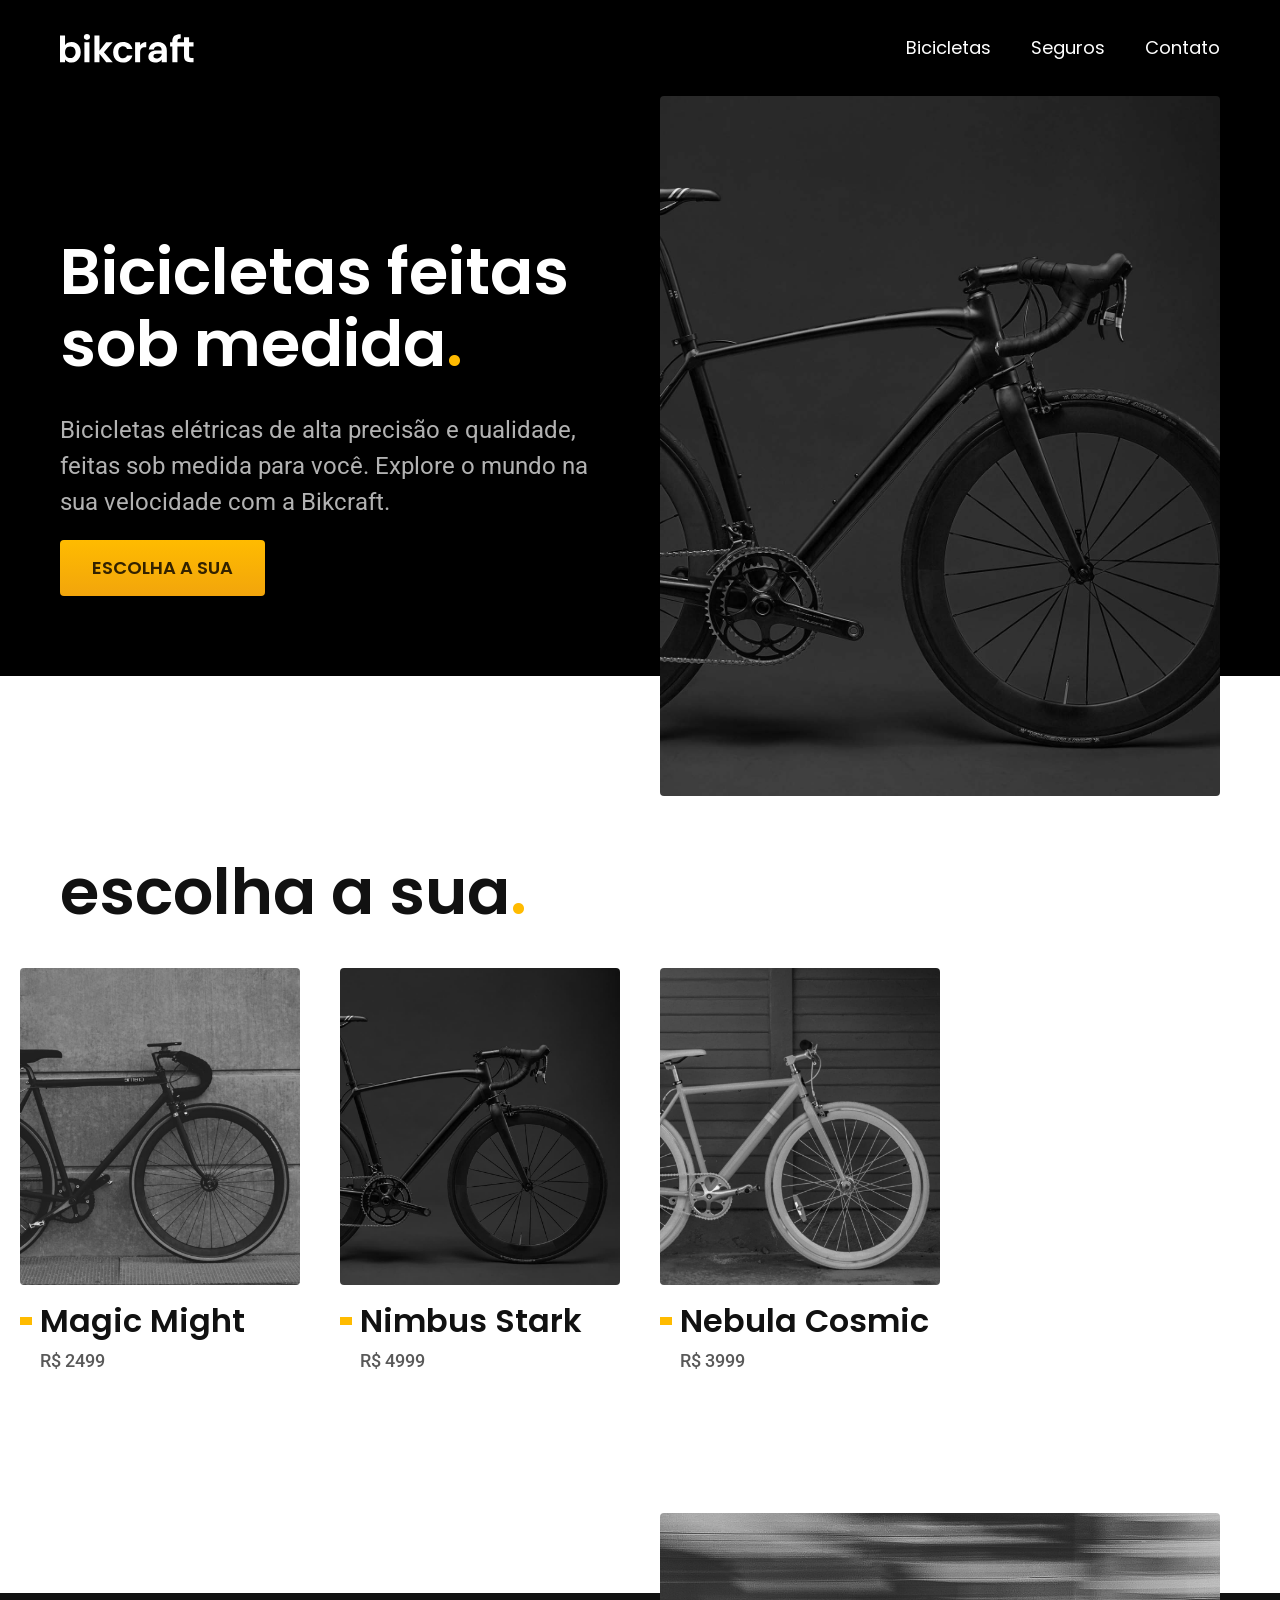
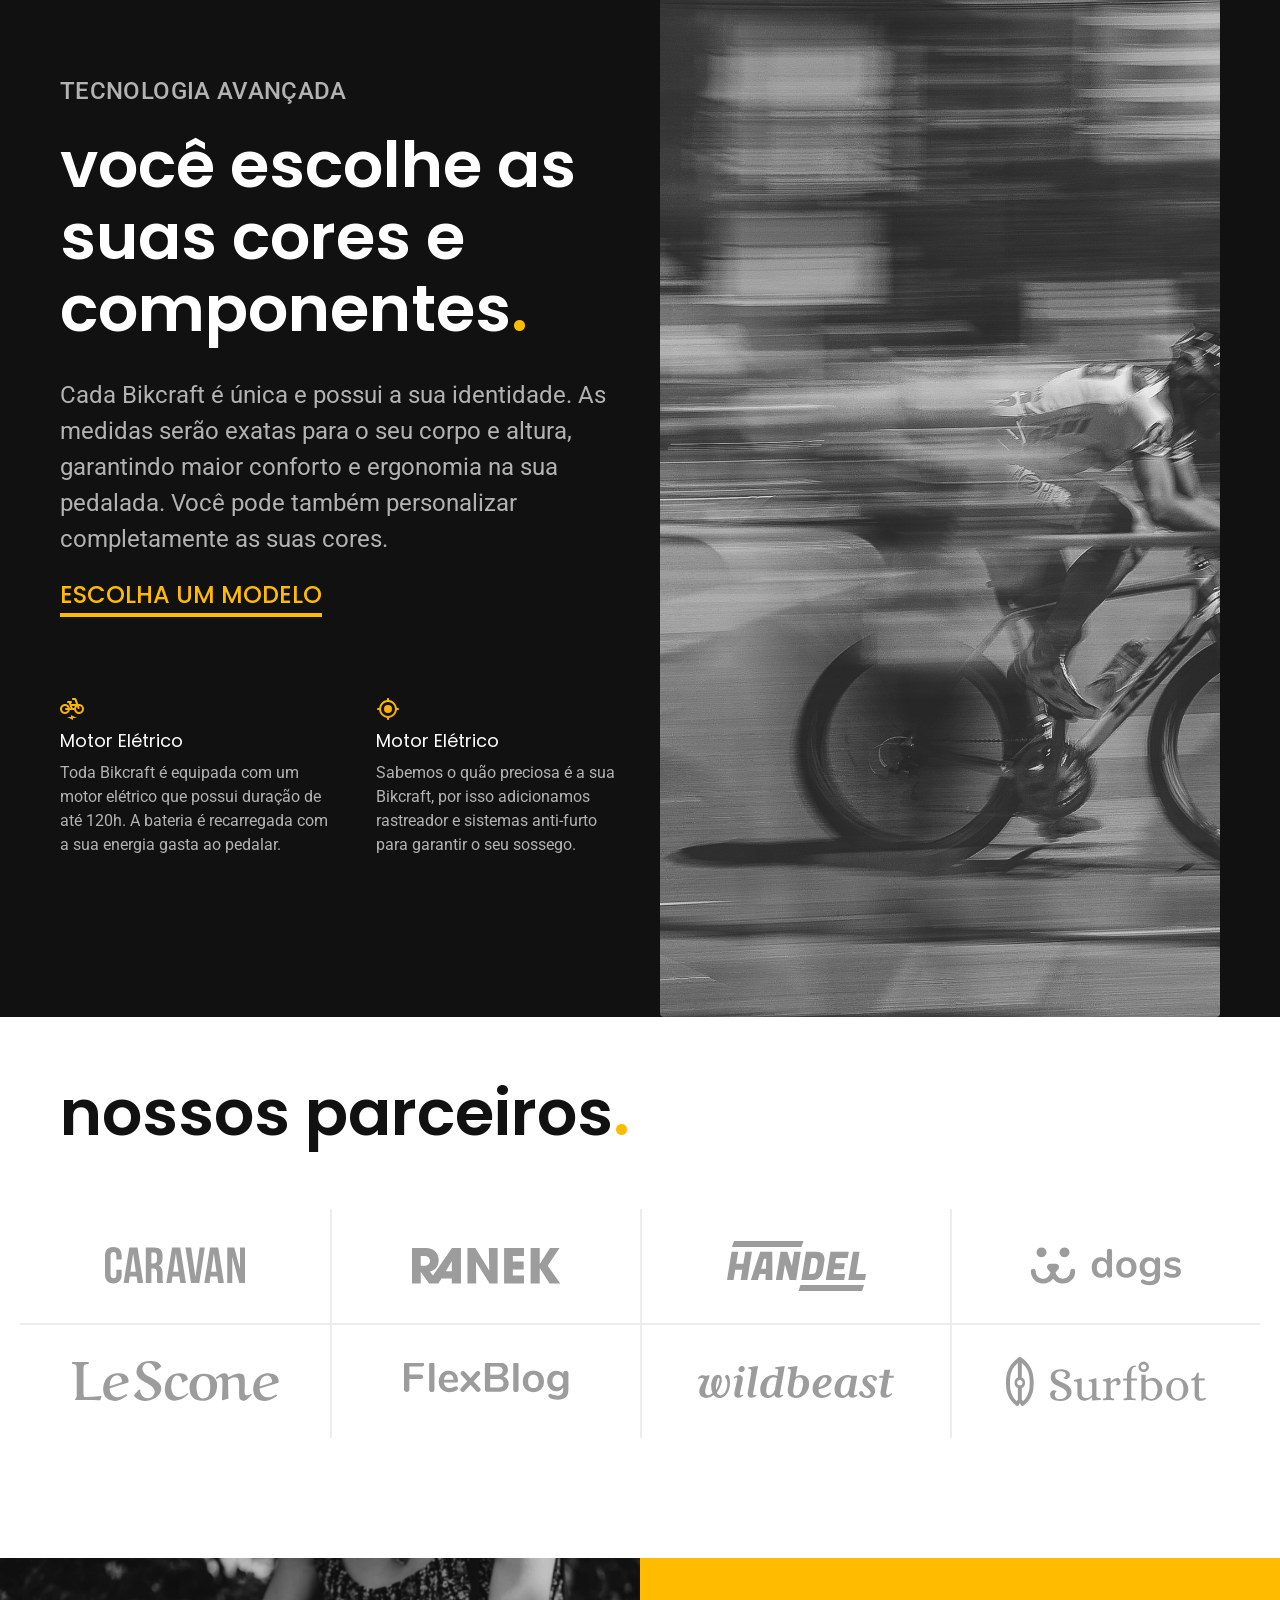
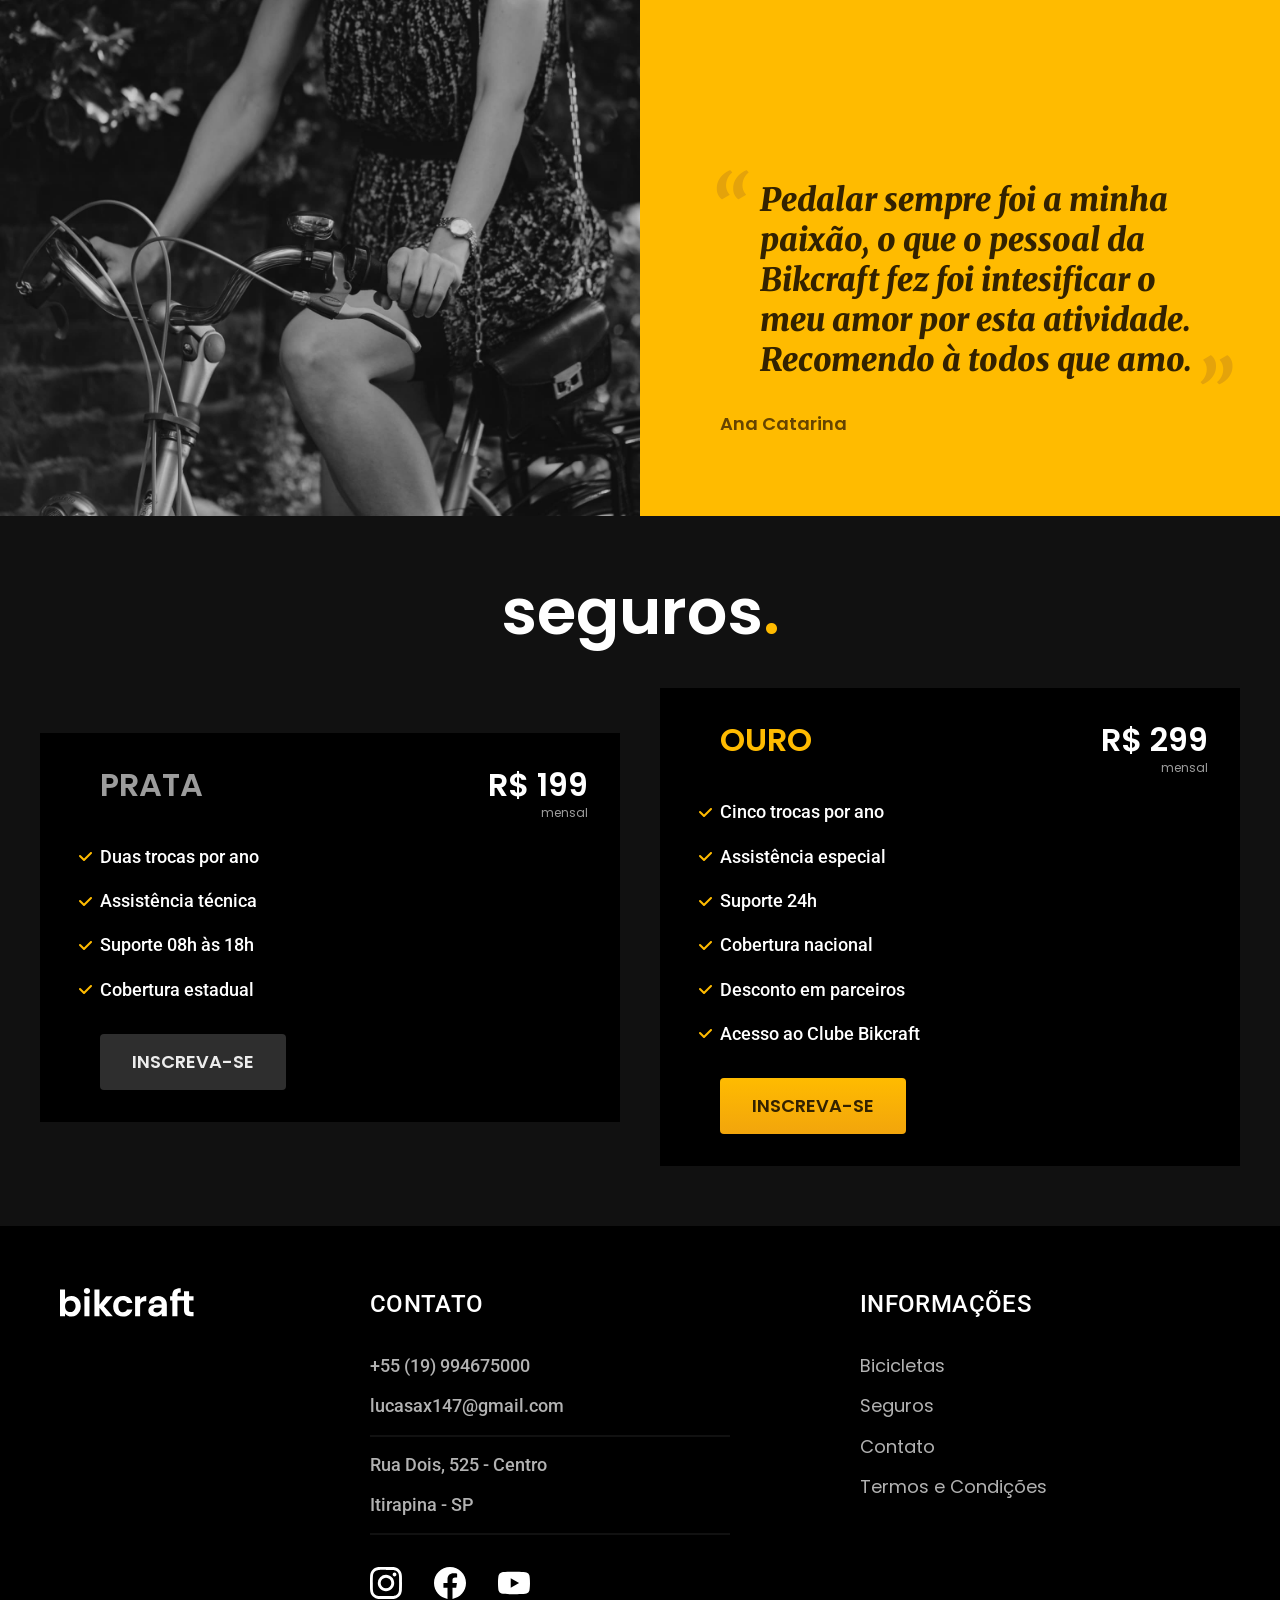
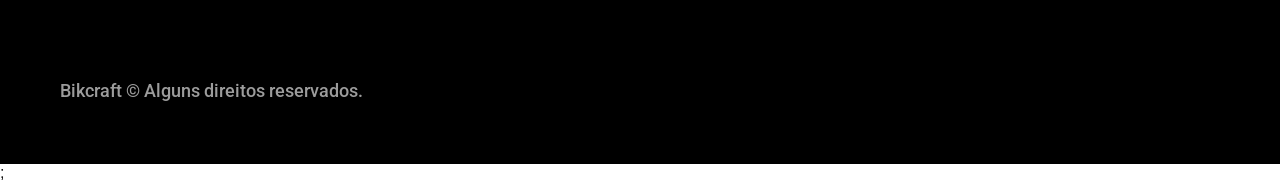
<file: index.html>
<!DOCTYPE html>
<html lang="en">

<head>
  <meta charset="UTF-8">
  <meta name="viewport" content="width=device-width, initial-scale=1.0">
  <title>Bikcraft - Bicicletas Elétricas</title>
  <meta name="description" content="Bicicletas elétricas de alta precisão e qualidade, feitas sob medida para o cliente. Explore o mundo na sua velocidade com a Bikcraft.">


  <link rel="shortcut icon" href="./favicon.svg" type="image/svg+xml">
  <link rel="preload" href="./css/styles.css" as="style">
  <link rel="stylesheet" href="./css/styles.css">

  <link rel="preconnect" href="https://fonts.googleapis.com">
  <link rel="preconnect" href="https://fonts.gstatic.com" crossorigin>
  <link href="https://fonts.googleapis.com/css2?family=Merriweather:ital,opsz,wght@1,18..144,900&family=Poppins:wght@400;600&family=Roboto&display=swap" rel="stylesheet">
</head>

<body>
  <header class="header-bg">
    <div class="header container">
      <a href="./">
        <img src="./img/bikcraft.svg" alt="Bikcraft">
      </a>
      <nav aria-label="primiria">
        <ul class="header-menu font-1-m cor-0">
          <li><a href="./bicicletas.html">Bicicletas</a></li>
          <li><a href="./seguros.html">Seguros</a></li>
          <li><a href="./contato.html">Contato</a></li>
        </ul>
      </nav>
    </div>
  </header>

  <main class="introducao-bg">
    <div class="introducao container">
      <div class="introducao-conteudo">
        <h1 class="font-1-xxl cor-0">Bicicletas feitas sob medida<span class="cor-p1">.</span></h1>
        <p class="font-2-l cor-5">
          Bicicletas elétricas de alta precisão e qualidade, feitas sob medida para você. Explore o mundo na sua velocidade com a Bikcraft.
        </p>
        <a class="botao" href="./bicicletas.html">Escolha a sua</a>
      </div>
      <div>
        <img src="./img/fotos/introducao.jpg" alt="Bicicleta elétrica preta.">
      </div>
    </div>
  </main>

  <article class="bicicletas-lista">
    <h2 class="container font-1-xxl">escolha a sua<span class="cor-p1">.</span></h2>

    <ul>
      <li>
        <a href="./bicicletas/magic.html">
          <img src="./img/bicicletas/magic-home.jpg" alt="Bicicleta">
          <h3 class="font-1-xl">Magic Might</h3>
          <span class="font-2-m cor-8">R$ 2499</span>
        </a>
      </li>
      <li>
        <a href="./bicicletas/nimbus.html">
          <img src="./img/bicicletas/nimbus-home.jpg" alt="Bicicleta">
          <h3 class="font-1-xl">Nimbus Stark</h3>
          <span class="font-2-m cor-8">R$ 4999</span>
        </a>
      </li>
      <li>
        <a href="./bicicletas/nebula.html">
          <img src="./img/bicicletas/nebula-home.jpg" alt="Bicicleta">
          <h3 class="font-1-xl">Nebula Cosmic</h3>
          <span class="font-2-m cor-8">R$ 3999</span>
        </a>
      </li>
    </ul>
  </article>

  <article class="tecnologia-bg">
    <div class="tecnologia container">
      <div class="tecnologia-conteudo">
        <span class="font-2-l-b cor-5">Tecnologia Avançada</span>
        <h2 class="font-1-xxl cor-0">você escolhe as suas cores e componentes<span class="cor-p1">.</span></h2>
        <p class="font-2-l cor-5">Cada Bikcraft é única e possui a sua identidade. As medidas serão exatas para o seu corpo e altura, garantindo maior conforto e ergonomia na sua pedalada. Você pode também personalizar completamente as suas cores.</p>
        <a class="link" href="./bicicletas.html">Escolha um modelo</a>
        <div class="tecnologia-vantagens">
          <div>
            <img src="./img/icones/eletrica.svg" alt="">
            <h3 class="font-1-m cor-0">Motor Elétrico</h3>
            <p class="font-2-s cor-5">Toda Bikcraft é equipada com um motor elétrico que possui duração de até 120h. A bateria é recarregada com a sua energia gasta ao pedalar.</p>
          </div>
          <div>
            <img src="./img/icones/rastreador.svg" alt="">
            <h3 class="font-1-m cor-0">Motor Elétrico</h3>
            <p class="font-2-s cor-5">Sabemos o quão preciosa é a sua Bikcraft, por isso adicionamos rastreador e sistemas anti-furto para garantir o seu sossego.</p>
          </div>
        </div>
      </div>
      <div class="tecnologia-imagem">
        <img src="./img/fotos/tecnologia.jpg" alt="">
      </div>
    </div>
  </article>

  <section class="parceiros" aria-label="Nossos Parceiros">
    <h2 class="container font-1-xxl">nossos parceiros<span class="cor-p1">.</span></h2>

    <ul>
      <li><img src="./img/parceiros/caravan.svg" alt="caravan"></li>
      <li><img src="./img/parceiros/ranek.svg" alt="ranek"></li>
      <li><img src="./img/parceiros/handel.svg" alt="handel"></li>
      <li><img src="./img/parceiros/dogs.svg" alt="dogs"></li>
      <li><img src="./img/parceiros/lescone.svg" alt="lescone"></li>
      <li><img src="./img/parceiros/flexblog.svg" alt="flexblog"></li>
      <li><img src="./img/parceiros/wildbeast.svg" alt="wildbeast"></li>
      <li><img src="./img/parceiros/surfbot.svg" alt="surfbot"></li>
    </ul>
  </section>

  <section class="depoimento ">
    <div>
      <img src="./img/fotos/depoimento.jpg" alt="Depoimento">
    </div>
    <div class="depoimento-conteudo">
      <blockquote class="font-1-xl cor-p5">
        <p>
          Pedalar sempre foi a minha paixão, o que o pessoal da Bikcraft fez foi intesificar o meu amor por esta atividade. Recomendo à todos que amo.
        </p>
      </blockquote>
      <span class="font-1-m-b cor-p4">Ana Catarina</span>
    </div>
  </section>

  <article class="seguros-bg">
    <div class="seguros container">
      <h2 class="container font-1-xxl cor-0">seguros<span class="cor-p1">.</span></h2>
      <div class="seguros-item">
        <h3 class="font-1-xl cor-6">PRATA</h3>
        <span class="font-1-xl cor-0">R$ 199 <span class="font-1-xs cor-6">mensal</span></span>
        <ul class="font-2-m cor-0">
          <li>Duas trocas por ano</li>
          <li>Assistência técnica</li>
          <li>Suporte 08h às 18h</li>
          <li>Cobertura estadual</li>
        </ul>
        <a class="botao secundario" href="./orcamento.html">inscreva-se</a>
      </div>

      <div class="seguros-item">
        <h3 class="font-1-xl cor-p1">OURO</h3>
        <span class="font-1-xl cor-0">R$ 299 <span class="font-1-xs cor-6">mensal</span></span>
        <ul class="font-2-m cor-0">
          <li>Cinco trocas por ano</li>
          <li>Assistência especial</li>
          <li>Suporte 24h</li>
          <li>Cobertura nacional</li>
          <li>Desconto em parceiros</li>
          <li>Acesso ao Clube Bikcraft</li>
        </ul>
        <a class="botao" href="./orcamento.html">inscreva-se</a>
      </div>
    </div>
  </article>

  <footer class="footer-bg">
    <div class="footer container">
      <img src="./img/bikcraft.svg" alt="Bikcraft">
      <div class="footer-contato">
        <h3 class="font-2-l-b cor-0">Contato</h3>
        <ul class="font-2-m cor-5">
          <li><a href="tel:+5519994675000">+55 (19) 994675000</a></li>
          <li><a href="mailto:lucasax147@gmail.com">lucasax147@gmail.com</a></li>
          <li>Rua Dois, 525 - Centro</li>
          <li>Itirapina - SP</li>
        </ul>
        <div class="footer-redes">
          <a href="https://www.instagram.com/ragazzi_147/">
            <img src="./img/redes/instagram.svg" alt="instagram">
          </a>
          <a href="https://github.com/Ragazzi147">
            <img src="./img/redes/facebook.svg" alt="facebook">
          </a>
          <a href="https://github.com/Ragazzi147">
            <img src="./img/redes/youtube.svg" alt="youtube">
          </a>
        </div>
      </div>
      <div class="footer-informacoes">
        <h3 class="font-2-l-b cor-0">Informações</h3>
        <nav>
          <ul class="font-1-m cor-5">
            <li><a href="./bicicletas.html">Bicicletas</a></li>
            <li><a href="./seguros.html">Seguros</a></li>
            <li><a href="./contato.html">Contato</a></li>
            <li><a href="./termos.html">Termos e Condições</a></li>
          </ul>
        </nav>
      </div>
      <p class="footer-copy font-2-m cor-6">Bikcraft © Alguns direitos reservados.</p>
    </div>
  </footer>

  <script src="./js/plugins/simple-anime.js"></script>;
  <script src="./js/script.js"></script>
</body>

</html>
</file>
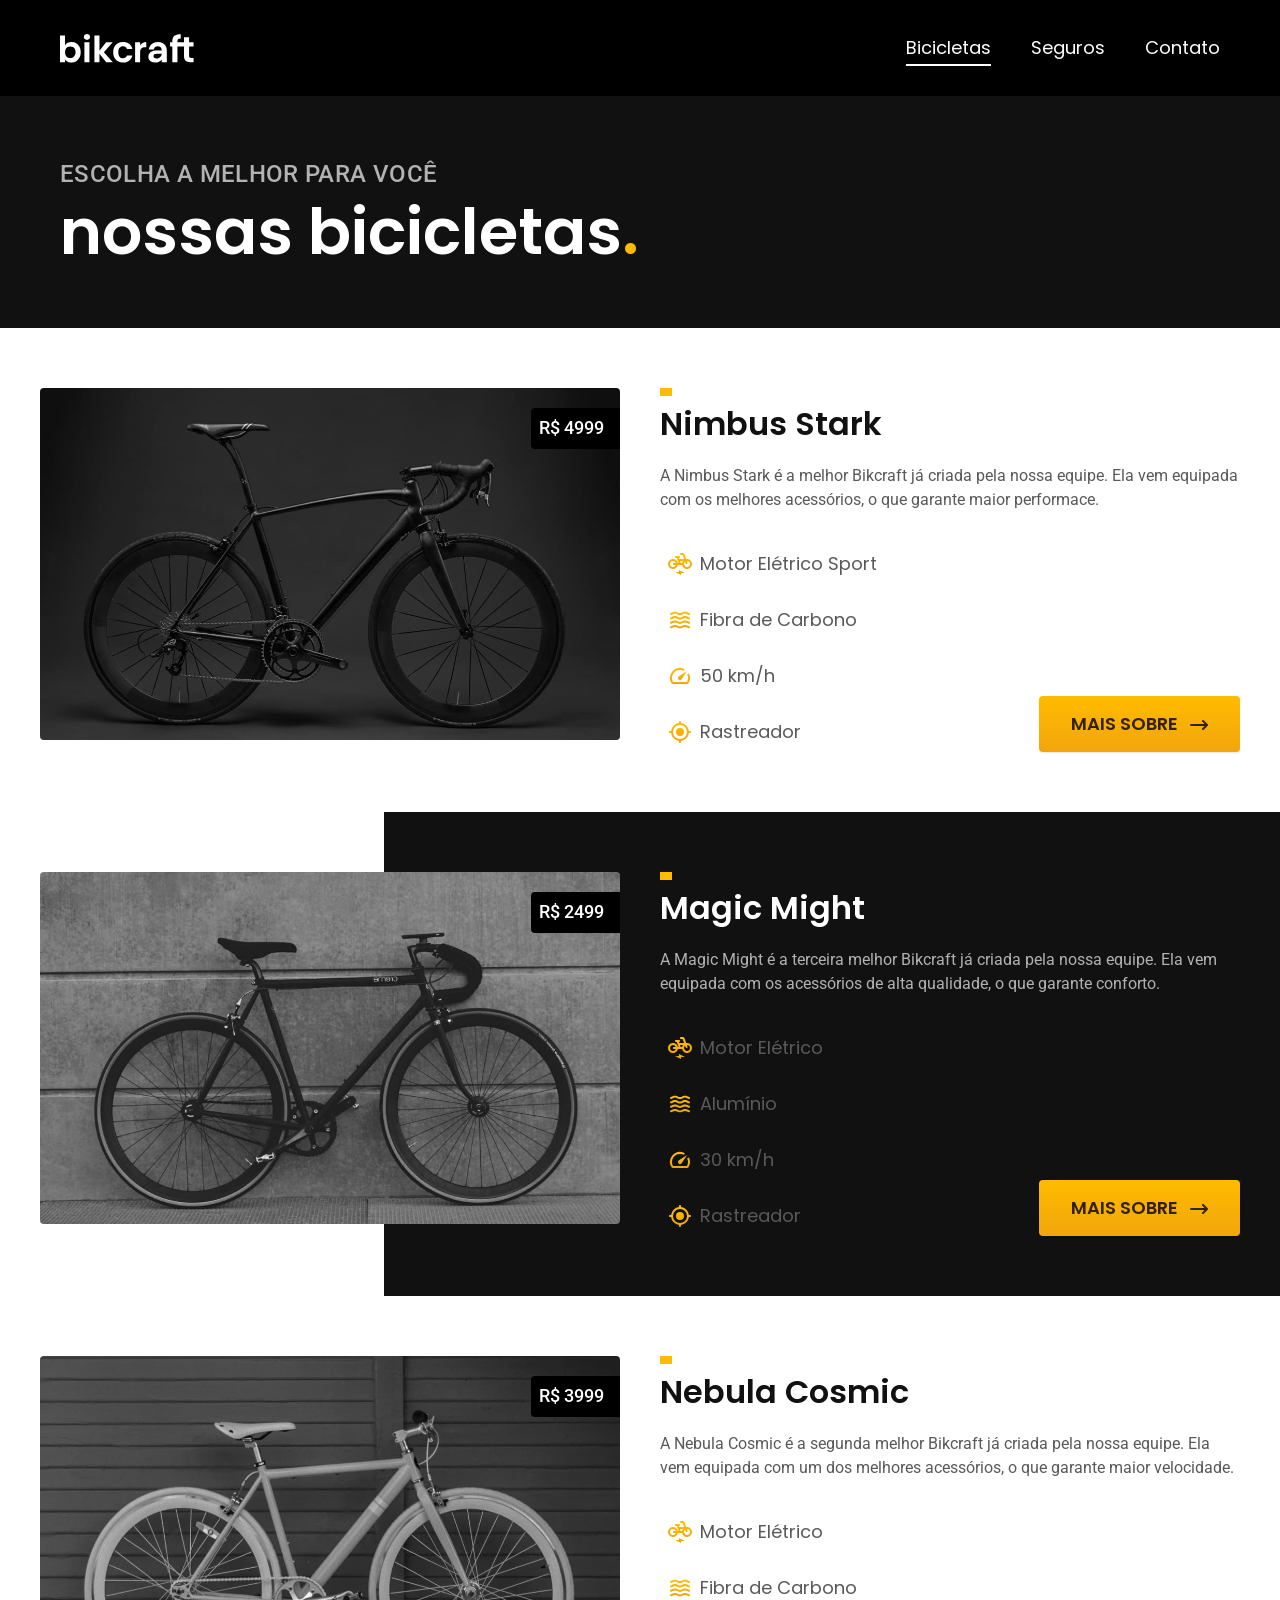
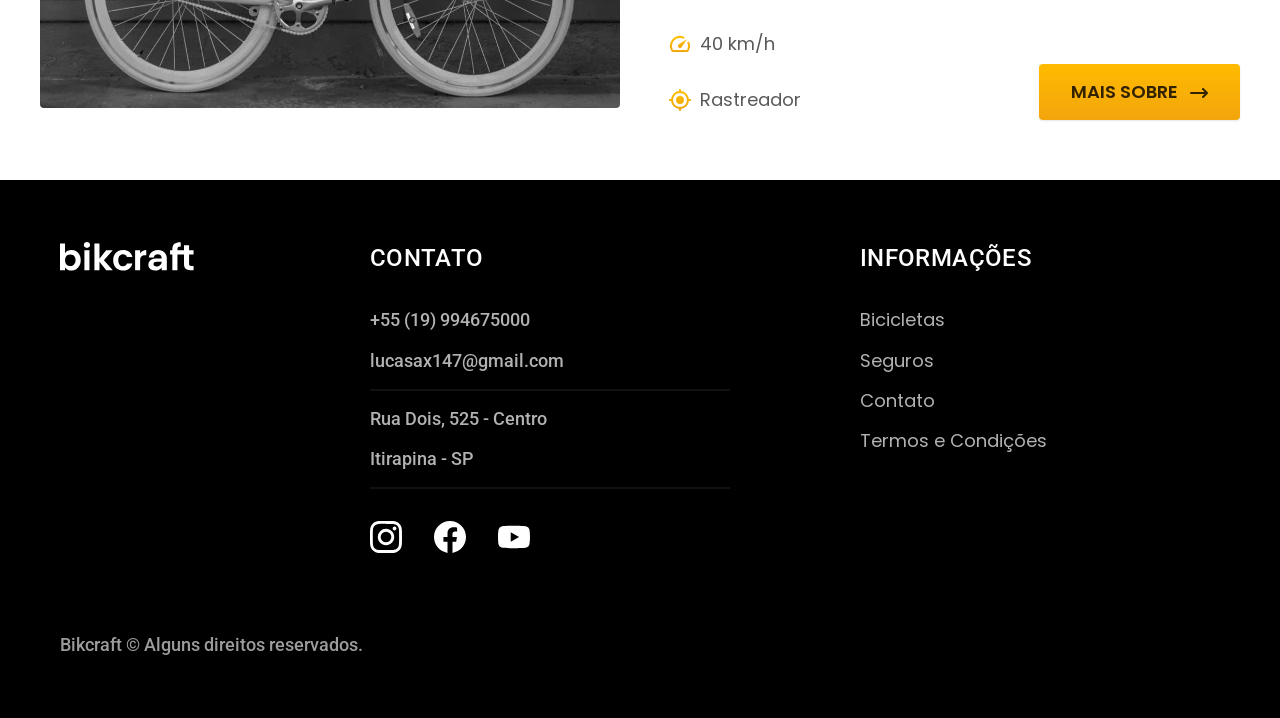
<file: bicicletas.html>
<!DOCTYPE html>
<html lang="en">

<head>
  <meta charset="UTF-8">
  <meta name="viewport" content="width=device-width, initial-scale=1.0">
  <title>Bikcraft - Bicicletas </title>
  <meta name="description" content="Termos e Condições.">

    <link rel="shortcut icon" href="./favicon.svg" type="image/svg+xml">
  <link rel="stylesheet" href="./css/styles.css">


  <link rel="preconnect" href="https://fonts.googleapis.com">
  <link rel="preconnect" href="https://fonts.gstatic.com" crossorigin>
  <link href="https://fonts.googleapis.com/css2?family=Merriweather:ital,opsz,wght@1,18..144,900&family=Poppins:wght@400;600&family=Roboto&display=swap" rel="stylesheet">
</head>

<body id="bicicletas">
  <header class="header-bg">
    <div class="header container">
      <a href="./">
        <img src="./img/bikcraft.svg" alt="Bikcraft">
      </a>
      <nav aria-label="primiria">
        <ul class="header-menu font-1-m cor-0">
          <li><a href="./bicicletas.html">Bicicletas</a></li>
          <li><a href="./seguros.html">Seguros</a></li>
          <li><a href="./contato.html">Contato</a></li>
        </ul>
      </nav>
    </div>
  </header>
  <main>
    <div class="titulo-bg">
      <div class="titulo container">
        <p class="font-2-l-b cor-5">Escolha a melhor para você </p>
        <h1 class="font-1-xxl cor-0">nossas bicicletas<span class="cor-p1">.</span></h1>
      </div>
    </div>


    <div class="bicicletas container">
      <div class="bicicletas-imagem">
        <img src="./img/bicicletas/nimbus.jpg" alt="bicicleta nimbus">
        <span class="font-2-m cor-0">R$ 4999</span>
      </div>
      <div class="bicicletas-conteudo">
        <h2 class="font-1-xl">Nimbus Stark</h2>
        <p class="font-2-s cor-8">A Nimbus Stark é a melhor Bikcraft já criada pela nossa equipe. Ela vem equipada com os melhores acessórios, o que garante maior performace.</p>
        <ul class="font-1-m cor-8">
          <li>
            <img src="./img/icones/eletrica.svg" alt="">
            Motor Elétrico Sport
          </li>
          <li>
            <img src="./img/icones/carbono.svg" alt="">
            Fibra de Carbono
          </li>
          <li>
            <img src="./img/icones/velocidade.svg" alt="">
            50 km/h
          </li>
          <li>
            <img src="./img/icones/rastreador.svg" alt="">
            Rastreador
          </li>

        </ul>
        <a class="botao seta" href="./bicicletas/nimbus.html">Mais Sobre</a>
      </div>
    </div>


    <div class="bicicletas-bg">
      <div class="bicicletas container">
        <div class="bicicletas-imagem">
          <img src="./img/bicicletas/magic.jpg" alt="bicicleta magic">
          <span class="font-2-m cor-0">R$ 2499</span>
        </div>
        <div class="bicicletas-conteudo">
          <h2 class="font-1-xl cor-0">Magic Might</h2>
          <p class="font-2-s cor-5">A Magic Might é a terceira melhor Bikcraft já criada pela nossa equipe. Ela vem equipada com os acessórios de alta qualidade, o que garante conforto.</p>
          <ul class="font-1-m cor-8">
            <li>
              <img src="./img/icones/eletrica.svg" alt="">
              Motor Elétrico
            </li>
            <li>
              <img src="./img/icones/carbono.svg" alt="">
              Alumínio
            </li>
            <li>
              <img src="./img/icones/velocidade.svg" alt="">
              30 km/h
            </li>
            <li>
              <img src="./img/icones/rastreador.svg" alt="">
              Rastreador
            </li>

          </ul>
          <a class="botao seta" href="./bicicletas/magic.html">Mais Sobre</a>
        </div>
      </div>
    </div>


    <div class="bicicletas container">
      <div class="bicicletas-imagem">
        <img src="./img/bicicletas/nebula.jpg" alt="bicicleta nebula">
        <span class="font-2-m cor-0">R$ 3999</span>
      </div>
      <div class="bicicletas-conteudo">
        <h2 class="font-1-xl">Nebula Cosmic</h2>
        <p class="font-2-s cor-8">A Nebula Cosmic é a segunda melhor Bikcraft já criada pela nossa equipe. Ela vem equipada com um dos melhores acessórios, o que garante maior velocidade.</p>
        <ul class="font-1-m cor-8">
          <li>
            <img src="./img/icones/eletrica.svg" alt="">
            Motor Elétrico
          </li>
          <li>
            <img src="./img/icones/carbono.svg" alt="">
            Fibra de Carbono
          </li>
          <li>
            <img src="./img/icones/velocidade.svg" alt="">
            40 km/h
          </li>
          <li>
            <img src="./img/icones/rastreador.svg" alt="">
            Rastreador
          </li>

        </ul>
        <a class="botao seta" href="./bicicletas/nebula.html">Mais Sobre</a>
      </div>
    </div>


  </main>

  <footer class="footer-bg">
    <div class="footer container">
      <img src="./img/bikcraft.svg" alt="Bikcraft">
      <div class="footer-contato">
        <h3 class="font-2-l-b cor-0">Contato</h3>
        <ul class="font-2-m cor-5">
          <li><a href="tel:+5519994675000">+55 (19) 994675000</a></li>
          <li><a href="mailto:lucasax147@gmail.com">lucasax147@gmail.com</a></li>
          <li>Rua Dois, 525 - Centro</li>
          <li>Itirapina - SP</li>
        </ul>
        <div class="footer-redes">
          <a href="https://www.instagram.com/ragazzi_147/">
            <img src="./img/redes/instagram.svg" alt="instagram">
          </a>
          <a href="https://github.com/Ragazzi147">
            <img src="./img/redes/facebook.svg" alt="facebook">
          </a>
          <a href="https://github.com/Ragazzi147">
            <img src="./img/redes/youtube.svg" alt="youtube">
          </a>
        </div>
      </div>
      <div class="footer-informacoes">
        <h3 class="font-2-l-b cor-0">Informações</h3>
        <nav>
          <ul class="font-1-m cor-5">
            <li><a href="./bicicletas.html">Bicicletas</a></li>
            <li><a href="./seguros.html">Seguros</a></li>
            <li><a href="./contato.html">Contato</a></li>
            <li><a href="./termos.html">Termos e Condições</a></li>
          </ul>
        </nav>
      </div>
      <p class="footer-copy font-2-m cor-6">Bikcraft © Alguns direitos reservados.</p>
    </div>
  </footer>  
  <script src="./js/script.js"></script>
</body>

</html>
</file>
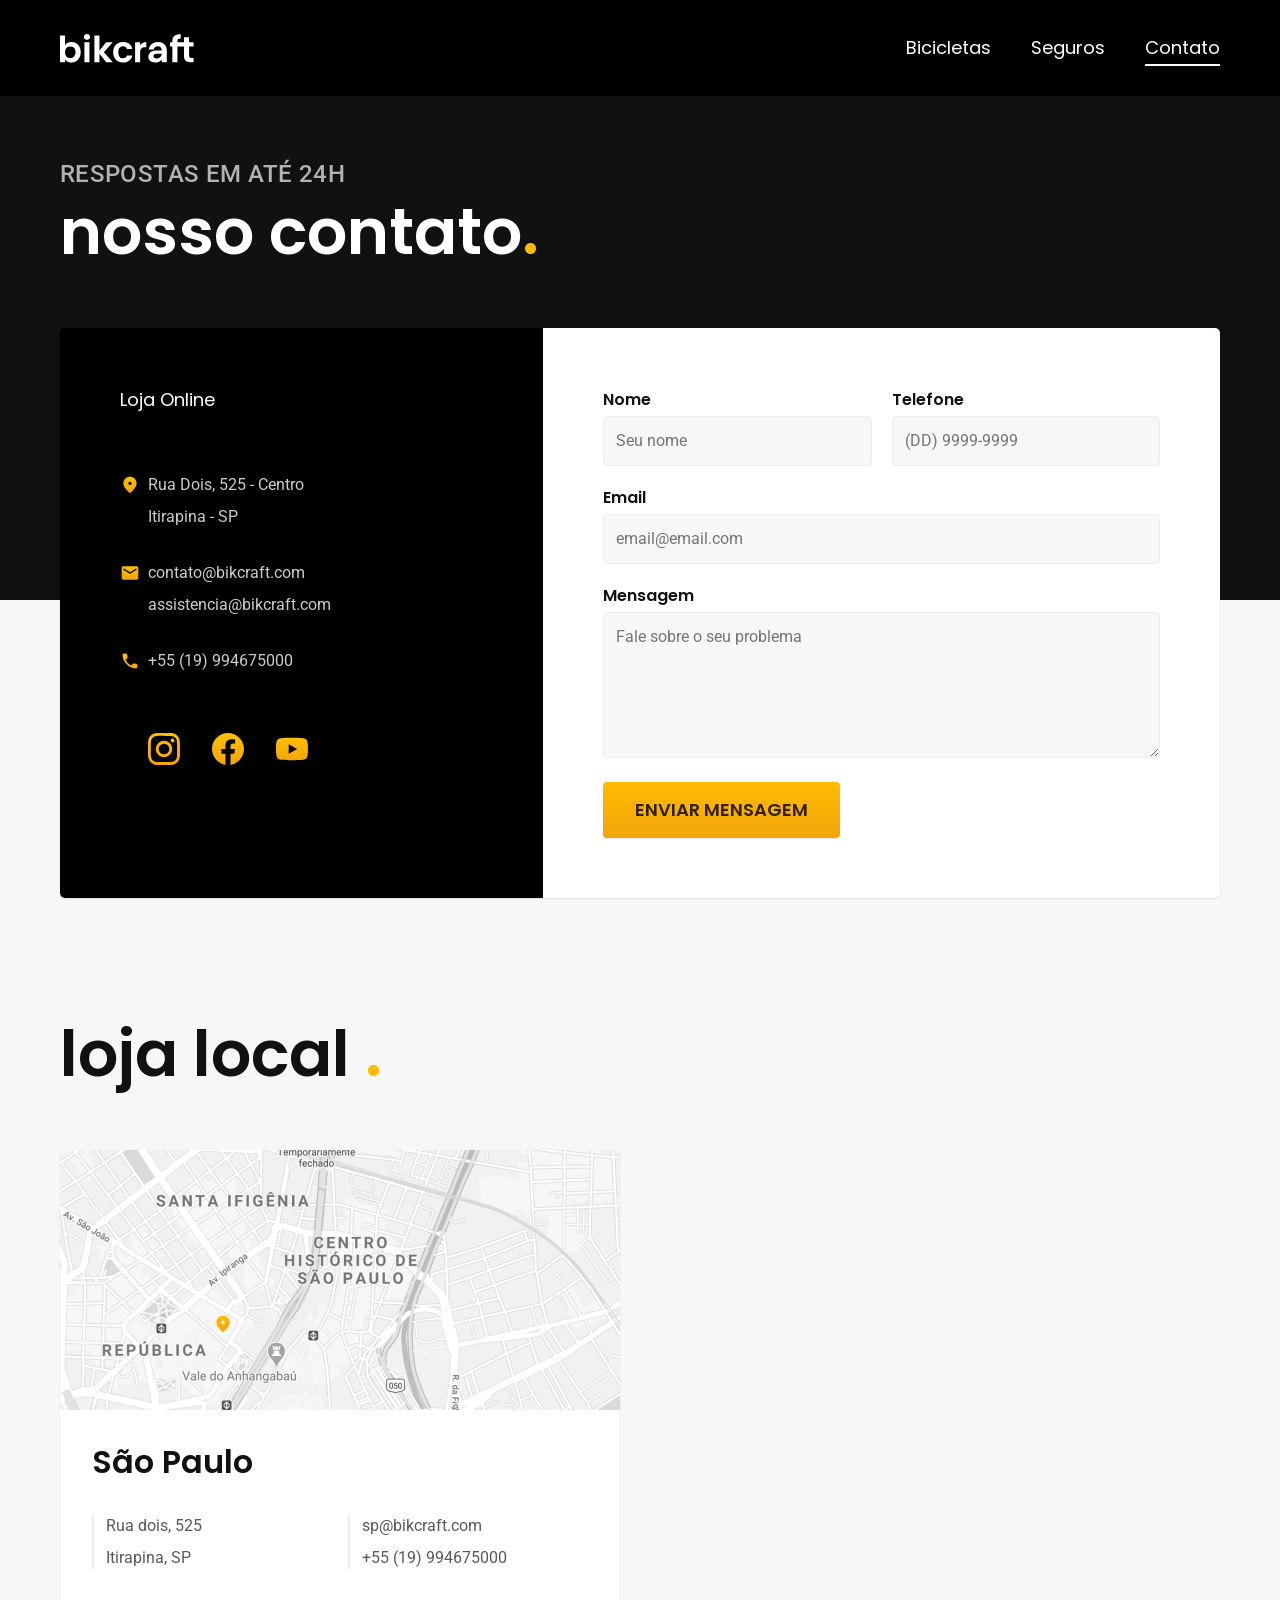
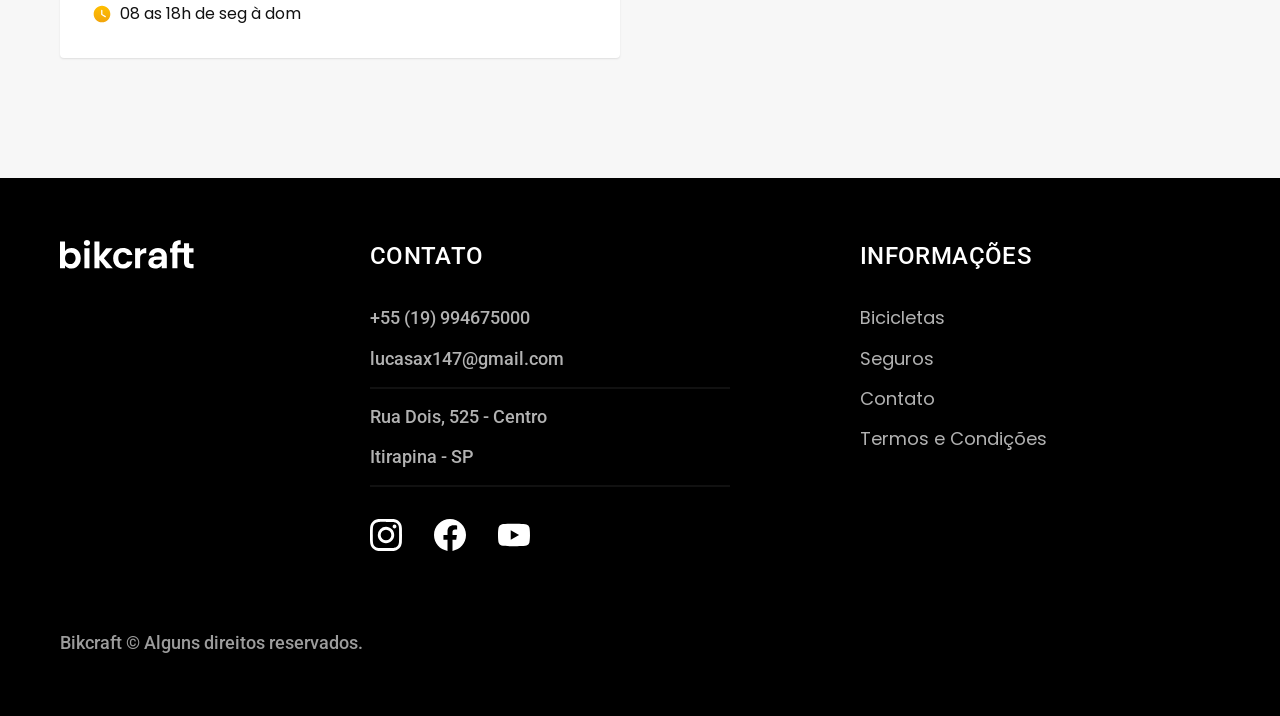
<file: contato.html>
<!DOCTYPE html>
<html lang="en">

<head>
  <meta charset="UTF-8">
  <meta name="viewport" content="width=device-width, initial-scale=1.0">
  <title>Bikcraft - Contato </title>
  <meta name="description" content="Contato.">

    <link rel="shortcut icon" href="./favicon.svg" type="image/svg+xml">
  <link rel="stylesheet" href="./css/styles.css">


  <link rel="preconnect" href="https://fonts.googleapis.com">
  <link rel="preconnect" href="https://fonts.gstatic.com" crossorigin>
  <link href="https://fonts.googleapis.com/css2?family=Merriweather:ital,opsz,wght@1,18..144,900&family=Poppins:wght@400;600&family=Roboto&display=swap" rel="stylesheet">
</head>

<body id="contato">
  <header class="header-bg">
    <div class="header container">
      <a href="./">
        <img src="./img/bikcraft.svg" alt="Bikcraft">
      </a>
      <nav aria-label="primiria">
        <ul class="header-menu font-1-m cor-0">
          <li><a href="./bicicletas.html">Bicicletas</a></li>
          <li><a href="./seguros.html">Seguros</a></li>
          <li><a href="./contato.html">Contato</a></li>
        </ul>
      </nav>
    </div>
  </header>

  <main>
    <div class="titulo-bg">
      <div class="titulo container">
        <p class="font-2-l-b cor-5">Respostas em até 24h</p>
        <h1 class="font-1-xxl cor-0">nosso contato<span class="cor-p1">.</span></h1>
      </div>
    </div>
   
    <div class="contato container">
      <section class="contato-dados" aria-label="Endereço">
        <h2 class="font-1-m cor-0">Loja Online</h2>
        <div class="contato-endereco font-2-s cor-4">
          <p>Rua Dois, 525 - Centro</p>
          <p>Itirapina - SP</p>
        </div>
        <address class="contato-meios font-2-s cor-4">
          <a href="mailto:lucasax147@gmail.com">contato@bikcraft.com</a>
          <a href="lucasax147@gmail.com">assistencia@bikcraft.com</a>
          <a href="tel:+5519994675000">+55 (19) 994675000</a>
        </address>
        <div class="contato-redes">
                    <a href="https://www.instagram.com/ragazzi_147/">
            <img src="./img/redes/instagram-p.svg" alt="instagram">
          </a>
          <a href="https://github.com/Ragazzi147">
            <img src="./img/redes/facebook-p.svg" alt="facebook">
          </a>
          <a href="https://github.com/Ragazzi147">
            <img src="./img/redes/youtube-p.svg" alt="youtube">
          </a>
        </div>
      </section>
      <section class="contato-formulario" aria-label="Formulario">
        <form class="form" action="./contato.html">
          <div>
            <label for="nome">Nome</label>
            <input type="text" id="nome" name="nome" placeholder="Seu nome">
          </div>
          <div>
            <label for="telefone">Telefone</label>
            <input type="text" id="telefone" name="telefone" placeholder="(DD) 9999-9999">
          </div>
          <div class="col-2">
            <label for="email">Email</label>
            <input type="email" id="email" name="email" placeholder="email@email.com">
          </div>
          <div class="col-2">
            <label for="mensagem">Mensagem</label>
            <textarea rows="5" name="mensagem"  placeholder="Fale sobre o seu problema" id="mensagem"></textarea>
          </div>
          <button class="botao col-2">Enviar Mensagem</button>
        </form>
      </section>

    </div>
  
  </main>

  <article class="lojas container">
    <h2 class="font-1-xxl">loja local <span class="cor-p1">.</span></h2>
    <div class="lojas-item">
      <img src="./img/lojas/sp.jpg" alt="Mapa marcando o endereço">
      <div class="lojas-conteudo">
        <h3 class="font-1-xl">São Paulo</h3>
        <div class="lojas-dados font-2-s cor-8">
          <p>Rua dois, 525</p>
          <p>Itirapina, SP</p>
        </div>
        <div class="lojas-dados font-2-s cor-8">
            <a href="lucasax147@gmail.com">sp@bikcraft.com</a>
            <a href="tel:+5519994675000">+55 (19) 994675000</a>
        </div>
        <p class="lojas-tempo font-1-s"><img  src="./img/icones/horario.svg" alt="">08 as 18h de seg à dom</p>
      </div>
    </div>
  </article>

  <footer class="footer-bg">
    <div class="footer container">
      <img src="./img/bikcraft.svg" alt="Bikcraft">
      <div class="footer-contato">
        <h3 class="font-2-l-b cor-0">Contato</h3>
        <ul class="font-2-m cor-5">
          <li><a href="tel:+5519994675000">+55 (19) 994675000</a></li>
          <li><a href="mailto:lucasax147@gmail.com">lucasax147@gmail.com</a></li>
          <li>Rua Dois, 525 - Centro</li>
          <li>Itirapina - SP</li>
        </ul>
        <div class="footer-redes">
          <a href="https://www.instagram.com/ragazzi_147/">
            <img src="./img/redes/instagram.svg" alt="instagram">
          </a>
          <a href="https://github.com/Ragazzi147">
            <img src="./img/redes/facebook.svg" alt="facebook">
          </a>
          <a href="https://github.com/Ragazzi147">
            <img src="./img/redes/youtube.svg" alt="youtube">
          </a>
        </div>
      </div>
      <div class="footer-informacoes">
        <h3 class="font-2-l-b cor-0">Informações</h3>
        <nav>
          <ul class="font-1-m cor-5">
            <li><a href="./bicicletas.html">Bicicletas</a></li>
            <li><a href="./seguros.html">Seguros</a></li>
            <li><a href="./contato.html">Contato</a></li>
            <li><a href="./termos.html">Termos e Condições</a></li>
          </ul>
        </nav>
      </div>
      <p class="footer-copy font-2-m cor-6">Bikcraft © Alguns direitos reservados.</p>
    </div>
  </footer>  
  <script src="./js/script.js"></script>
</body>

</html>
</file>
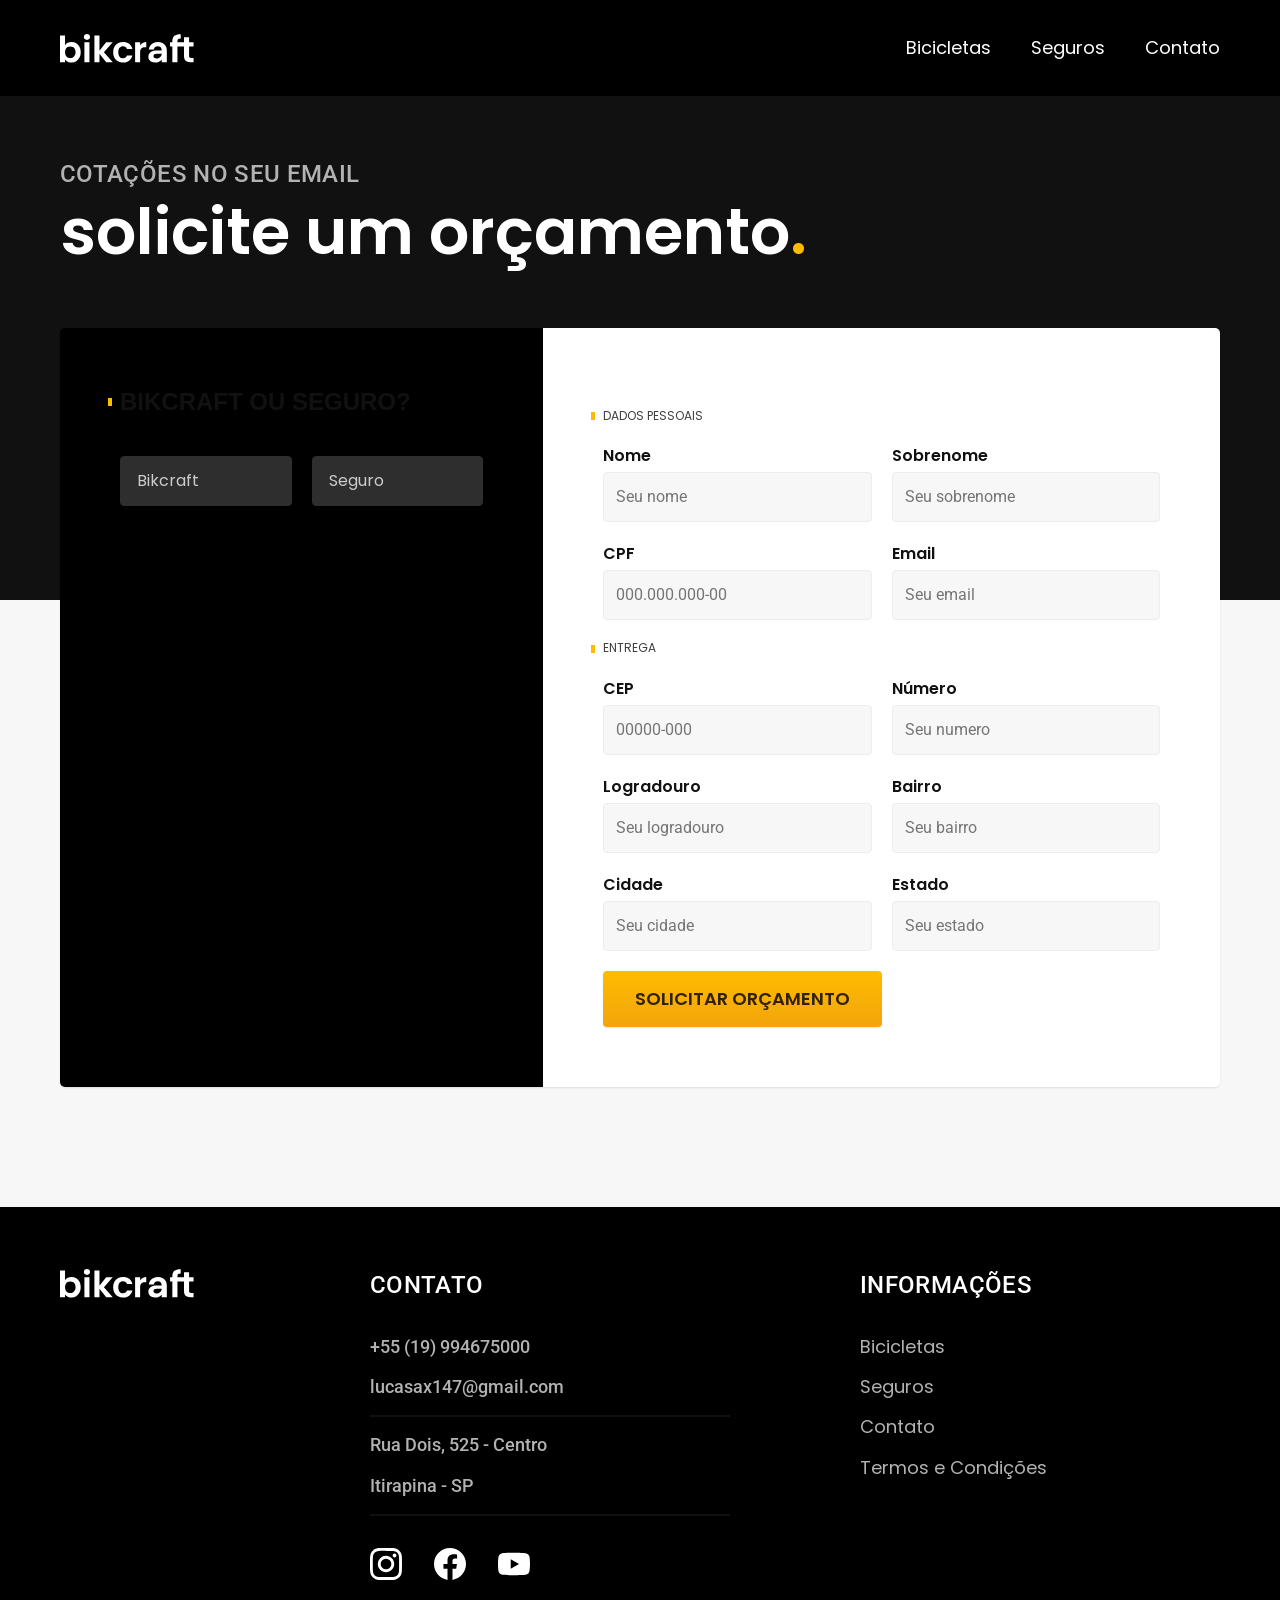
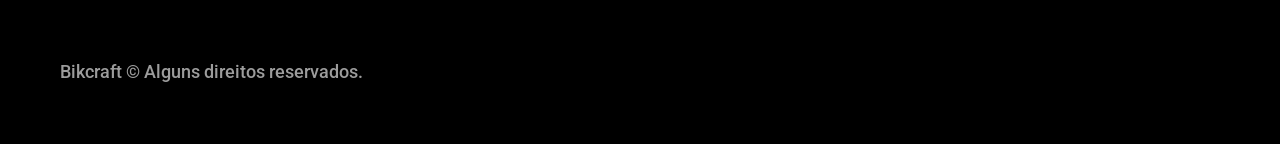
<file: orcamento.html>
<!DOCTYPE html>
<html lang="en">

<head>
  <meta charset="UTF-8">
  <meta name="viewport" content="width=device-width, initial-scale=1.0">
  <title>Bikcraft - Orçamento </title>
  <meta name="description" content="Orçamentos.">

    <link rel="shortcut icon" href="./favicon.svg" type="image/svg+xml">
  <link rel="stylesheet" href="./css/styles.css">


  <link rel="preconnect" href="https://fonts.googleapis.com">
  <link rel="preconnect" href="https://fonts.gstatic.com" crossorigin>
  <link href="https://fonts.googleapis.com/css2?family=Merriweather:ital,opsz,wght@1,18..144,900&family=Poppins:wght@400;600&family=Roboto&display=swap" rel="stylesheet">
</head>

<body id="orcamento">
  <header class="header-bg">
    <div class="header container">
      <a href="./">
        <img src="./img/bikcraft.svg" alt="Bikcraft">
      </a>
      <nav aria-label="primiria">
        <ul class="header-menu font-1-m cor-0">
          <li><a href="./bicicletas.html">Bicicletas</a></li>
          <li><a href="./seguros.html">Seguros</a></li>
          <li><a href="./contato.html">Contato</a></li>
        </ul>
      </nav>
    </div>
  </header>
  <main>
    <div class="titulo-bg">
      <div class="titulo container">
        <p class="font-2-l-b cor-5">Cotações no seu email</p>
        <h1 class="font-1-xxl cor-0">solicite um orçamento<span class="cor-p1">.</span></h1>
      </div>
    </div>
   
    <form class="orcamento container" action="./">
      <div class="orcamento-produto">
        <h2 class="">Bikcraft ou Seguro?</h2>

        <input type="radio" name="tipo" value="bikcraft" id="bikcraft">
        <label for="bikcraft">Bikcraft</label>

        <input type="radio" name="tipo" value="seguro" id="seguro">
        <label for="seguro">Seguro</label>

        <div class="orcamento-conteudo" id="orcamento-bikcraft">
          <h2 class="font-1-xs cor-5">Escolha a sua</h2>
          
          <input type="radio" name="produto" value="nimbus" id="nimbus">
          <label for="nimbus">Nimbus Stark <span>R$ 4999</span></label>
          <div class="orcamento-detalhes">
            <ul class="font-1-xs cor-8">
              <li><img src="./img/icones/eletrica.svg" alt="">Motor Elétrico</li>
              <li><img src="./img/icones/carbono.svg" alt="">Fibra Carbono</li>
              <li><img src="./img/icones/velocidade.svg" alt="">50 km/h</li>
              <li><img src="./img/icones/rastreador.svg" alt="">Rastreador</li>
            </ul>
            <img src="./img/bicicletas/nimbus.jpg" alt="">
          </div>
          <input type="radio" name="produto" value="magic" id="magic">
          <label for="magic">Magic Might <span>R$ 2499</span></label>
          <div class="orcamento-detalhes">
            <ul class="font-1-xs cor-8">
              <li><img src="./img/icones/eletrica.svg" alt="">Motor Elétrico</li>
              <li><img src="./img/icones/carbono.svg" alt="">Alumínio</li>
              <li><img src="./img/icones/velocidade.svg" alt="">30 km/h</li>
              <li><img src="./img/icones/rastreador.svg" alt="">Rastreador</li>
            </ul>
            <img src="./img/bicicletas/magic.jpg" alt="">
          </div>
          <input type="radio" name="produto" value="nebula" id="nebula">
          <label for="nebula">Nebula Cosmic <span>R$ 3999</span></label>
          <div class="orcamento-detalhes">
            <ul class="font-1-xs cor-8">
              <li><img src="./img/icones/eletrica.svg" alt="">Motor Elétrico</li>
              <li><img src="./img/icones/carbono.svg" alt="">Fibra Carbono</li>
              <li><img src="./img/icones/velocidade.svg" alt="">40 km/h</li>
              <li><img src="./img/icones/rastreador.svg" alt="">Rastreador</li>
            </ul>
            <img src="./img/bicicletas/nebula.jpg" alt="">
          </div>
        </div>

        <div class="orcamento-conteudo" id="orcamento-seguro">
          <h2 class="font-1-xs cor-5">Escolha o plano</h2>
          
          <input type="radio" name="produto" value="prata" id="prata">
          <label for="prata">Prata <span>R$ 199</span></label>
          <input type="radio" name="produto" value="ouro" id="ouro">
          <label for="ouro">Ouro <span>R$ 299</span></label>
        </div>
      </div>

      <div class="orcamento-dados form">
        <h2 class="font-1-xs cor-9 col-2">dados pessoais</h2>
        <div>
            <label for="nome">Nome</label>
            <input type="text" id="nome" name="nome" placeholder="Seu nome">
        </div>
        <div>
            <label for="sobrenome">Sobrenome</label>
            <input type="text" id="sobrenome" name="sobrenome" placeholder="Seu sobrenome">
        </div>
        <div>
            <label for="cpf">CPF</label>
            <input type="text" id="cpf" name="cpf" placeholder="000.000.000-00">
        </div>
        <div>
            <label for="email">Email</label>
            <input type="text" id="email" name="email" placeholder="Seu email">
        </div>
        <h2 class="font-1-xs cor-9 col-2">entrega</h2>
        <div>
            <label for="cep">CEP</label>
            <input type="text" id="cep" name="cep" placeholder="00000-000">
        </div>
        <div>
            <label for="numero">Número</label>
            <input type="text" id="numero" name="numero" placeholder="Seu numero">
        </div>
        <div>
            <label for="logradouro">Logradouro</label>
            <input type="text" id="logradouro" name="logradouro" placeholder="Seu logradouro">
        </div>
        <div>
            <label for="bairro">Bairro</label>
            <input type="text" id="bairro" name="bairro" placeholder="Seu bairro">
        </div>
        <div>
            <label for="cidade">Cidade</label>
            <input type="text" id="cidade" name="cidade" placeholder="Seu cidade">
        </div>
        <div>
            <label for="estado">Estado</label>
            <input type="text" id="estado" name="estado" placeholder="Seu estado">
        </div>
        <button class="botao col-2">Solicitar Orçamento</button>

      </div>
    </form>
    
  </main>

  <footer class="footer-bg">
    <div class="footer container">
      <img src="./img/bikcraft.svg" alt="Bikcraft">
      <div class="footer-contato">
        <h3 class="font-2-l-b cor-0">Contato</h3>
        <ul class="font-2-m cor-5">
          <li><a href="tel:+5519994675000">+55 (19) 994675000</a></li>
          <li><a href="mailto:lucasax147@gmail.com">lucasax147@gmail.com</a></li>
          <li>Rua Dois, 525 - Centro</li>
          <li>Itirapina - SP</li>
        </ul>
        <div class="footer-redes">
          <a href="https://www.instagram.com/ragazzi_147/">
            <img src="./img/redes/instagram.svg" alt="instagram">
          </a>
          <a href="https://github.com/Ragazzi147">
            <img src="./img/redes/facebook.svg" alt="facebook">
          </a>
          <a href="https://github.com/Ragazzi147">
            <img src="./img/redes/youtube.svg" alt="youtube">
          </a>
        </div>
      </div>
      <div class="footer-informacoes">
        <h3 class="font-2-l-b cor-0">Informações</h3>
        <nav>
          <ul class="font-1-m cor-5">
            <li><a href="./bicicletas.html">Bicicletas</a></li>
            <li><a href="./seguros.html">Seguros</a></li>
            <li><a href="./contato.html">Contato</a></li>
            <li><a href="./termos.html">Termos e Condições</a></li>
          </ul>
        </nav>
      </div>
      <p class="footer-copy font-2-m cor-6">Bikcraft © Alguns direitos reservados.</p>
    </div>
  </footer>  
  <script src="./js/script.js"></script>
</body>

</html>
</file>
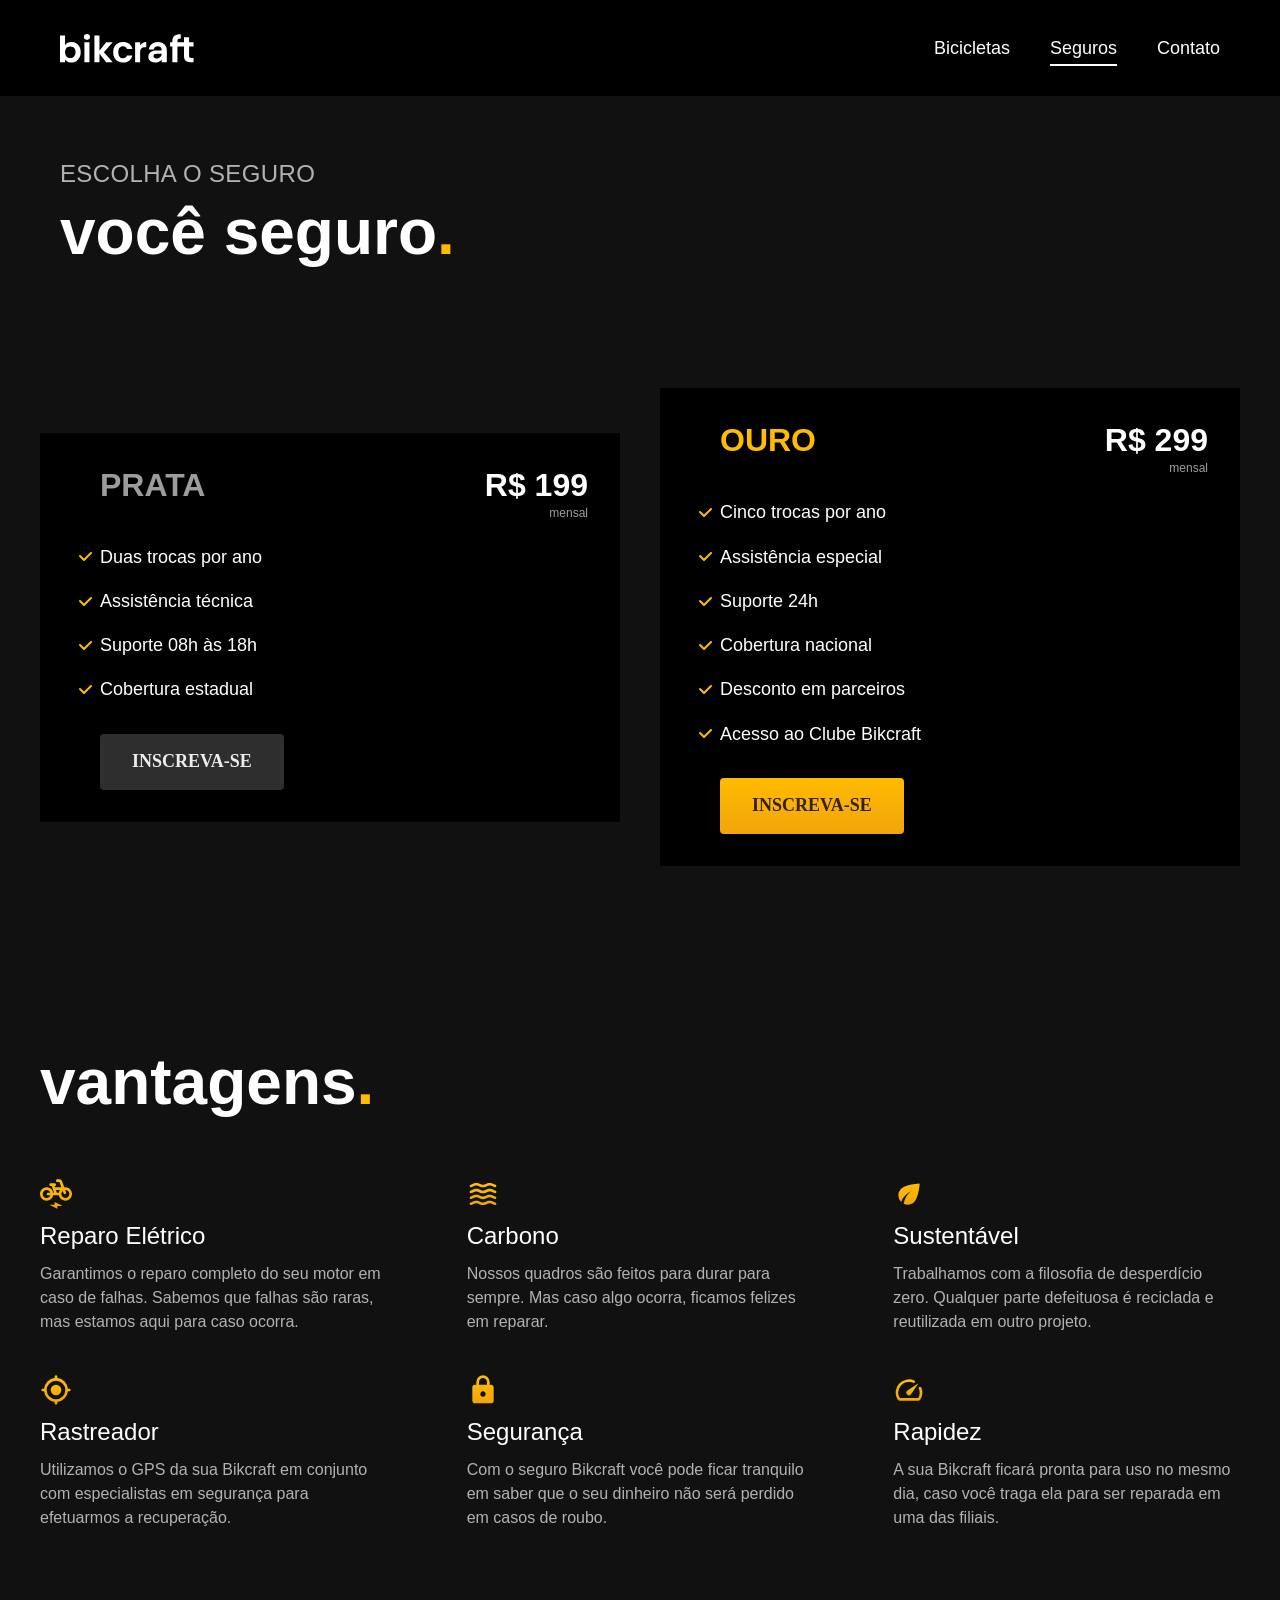
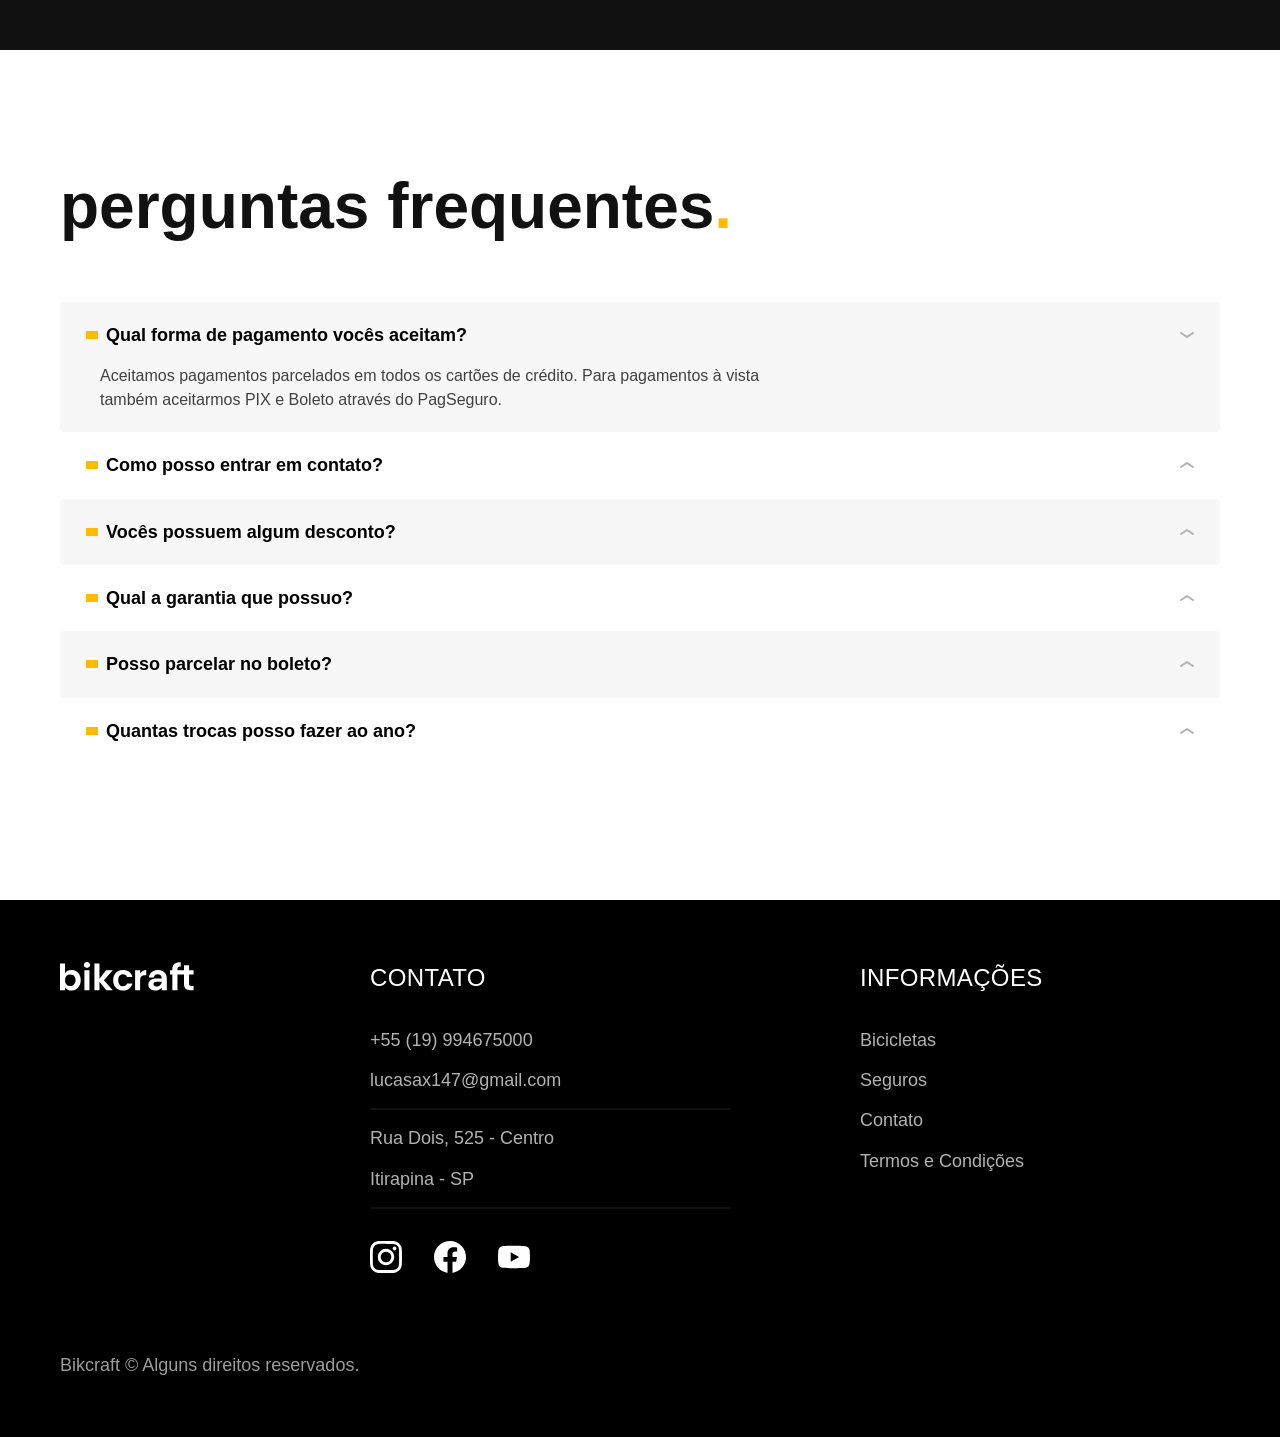
<file: seguros.html>
<!DOCTYPE html>
<html lang="pt-br">

<head>
  <meta charset="UTF-8">
  <meta name="viewport" content="width=device-width, initial-scale=1.0">

  <title>Seguros | Bikcraft</title>
  <meta name="description" content="Seguros.">

    <link rel="shortcut icon" href="./favicon.svg" type="image/svg+xml">
  <link rel="stylesheet" href="./css/styles.css">
</head>

<body id="seguros">
  <header class="header-bg">
    <div class="header container">
      <a href="./">
        <img src="./img/bikcraft.svg" alt="Bikcraft">
      </a>

      <nav aria-label="primaria">
        <ul class="header-menu font-1-m cor-0">
          <li><a href="./bicicletas.html">Bicicletas</a></li>
          <li><a href="./seguros.html">Seguros</a></li>
          <li><a href="./contato.html">Contato</a></li>
        </ul>
      </nav>
    </div>
  </header>

  <main class="seguros-bg">
    <div class="titulo-bg">
      <div class="titulo container">
        <p class="font-2-l-b cor-5">Escolha o seguro</p>
        <h1 class="font-1-xxl cor-0">você seguro<span class="cor-p1">.</span></h1>
      </div>
    </div>

    <div class="seguros container">

      <div class="seguros-item">
        <h3 class="font-1-xl cor-6">PRATA</h3>
        <span class="font-1-xl cor-0">R$ 199 <span class="font-1-xs cor-6">mensal</span></span>
        <ul class="font-2-m cor-0">
          <li>Duas trocas por ano</li>
          <li>Assistência técnica</li>
          <li>Suporte 08h às 18h</li>
          <li>Cobertura estadual</li>
        </ul>
        <a class="botao secundario" href="./orcamento.html?tipo=seguro&produto=prata">Inscreva-se</a>
      </div>

      <div class="seguros-item">
        <h3 class="font-1-xl cor-p1">OURO</h3>
        <span class="font-1-xl cor-0">R$ 299 <span class="font-1-xs cor-6">mensal</span></span>
        <ul class="font-2-m cor-0">
          <li>Cinco trocas por ano</li>
          <li>Assistência especial</li>
          <li>Suporte 24h</li>
          <li>Cobertura nacional</li>
          <li>Desconto em parceiros</li>
          <li>Acesso ao Clube Bikcraft</li>
        </ul>
        <a class="botao" href="./orcamento.html?tipo=seguro&produto=ouro">Inscreva-se</a>
      </div>
    </div>
  </main>

  <article class="vantagens-bg">
    <div class="vantagens container">
      <h2 class="font-1-xxl cor-0">vantagens<span class="cor-p1">.</span></h2>
      <ul>
        <li>
          <img src="./img/icones/eletrica.svg" alt="">
          <h3 class="font-1-l cor-0">Reparo Elétrico</h3>
          <p class="font-2-s cor-5">Garantimos o reparo completo do seu motor em caso de falhas. Sabemos que falhas são raras, mas estamos aqui para caso ocorra.</p>
        </li>
        <li>
          <img src="./img/icones/carbono.svg" alt="">
          <h3 class="font-1-l cor-0">Carbono</h3>
          <p class="font-2-s cor-5">Nossos quadros são feitos para durar para sempre. Mas caso algo ocorra, ficamos felizes em reparar.</p>
        </li>
        <li>
          <img src="./img/icones/sustentavel.svg" alt="">
          <h3 class="font-1-l cor-0">Sustentável</h3>
          <p class="font-2-s cor-5">Trabalhamos com a filosofia de desperdício zero. Qualquer parte defeituosa é reciclada e reutilizada em outro projeto.</p>
        </li>
        <li>
          <img src="./img/icones/rastreador.svg" alt="">
          <h3 class="font-1-l cor-0">Rastreador</h3>
          <p class="font-2-s cor-5">Utilizamos o GPS da sua Bikcraft em conjunto com especialistas em segurança para efetuarmos a recuperação.</p>
        </li>
        <li>
          <img src="./img/icones/seguro.svg" alt="">
          <h3 class="font-1-l cor-0">Segurança</h3>
          <p class="font-2-s cor-5">Com o seguro Bikcraft você pode ficar tranquilo em saber que o seu dinheiro não será perdido em casos de roubo.</p>
        </li>
        <li>
          <img src="./img/icones/velocidade.svg" alt="">
          <h3 class="font-1-l cor-0">Rapidez</h3>
          <p class="font-2-s cor-5">A sua Bikcraft ficará pronta para uso no mesmo dia, caso você traga ela para ser reparada em uma das filiais.</p>
        </li>
      </ul>
    </div>
  </article>

  <article class="perguntas container">
    <h2 class="font-1-xxl">perguntas frequentes<span class="cor-p1">.</span></h2>

    <dl>
      <div>
        <dt ><button class="font-1-m-b" aria-controls="pergunta1" aria-expanded="true">Qual forma de pagamento vocês aceitam?</button></dt>
        <dd id="pergunta1" class="font-2-s cor-9 ativa" >Aceitamos pagamentos parcelados em todos os cartões de crédito. Para pagamentos à vista também aceitarmos PIX e Boleto através do PagSeguro.</dd>
      </div>
      <div>
        <dt ><button class="font-1-m-b" aria-controls="pergunta2" aria-expanded="false">Como posso entrar em contato?</button></dt>
        <dd id="pergunta2" class="font-2-s cor-9">Aceitamos pagamentos parcelados em todos os cartões de crédito. Para pagamentos à vista também aceitarmos PIX e Boleto através do PagSeguro.</dd>
      </div>
      <div>
        <dt><button class="font-1-m-b" aria-controls="pergunta3" aria-expanded="false">Vocês possuem algum desconto?</button></dt>
        <dd id="pergunta3" class="font-2-s cor-9">Aceitamos pagamentos parcelados em todos os cartões de crédito. Para pagamentos à vista também aceitarmos PIX e Boleto através do PagSeguro.</dd>
      </div>
      <div>
        <dt><button class="font-1-m-b" aria-controls="pergunta4" aria-expanded="false">Qual a garantia que possuo?</button></dt>
        <dd id="pergunta4" class="font-2-s cor-9">Aceitamos pagamentos parcelados em todos os cartões de crédito. Para pagamentos à vista também aceitarmos PIX e Boleto através do PagSeguro.</dd>
      </div>
      <div>
        <dt><button class="font-1-m-b" aria-controls="pergunta5" aria-expanded="false">Posso parcelar no boleto?</button></dt>
        <dd id="pergunta5" class="font-2-s cor-9">Aceitamos pagamentos parcelados em todos os cartões de crédito. Para pagamentos à vista também aceitarmos PIX e Boleto através do PagSeguro.</dd>
      </div>
      <div>
        <dt><button class="font-1-m-b" aria-controls="pergunta6" aria-expanded="false">Quantas trocas posso fazer ao ano?</button></dt>
        <dd id="pergunta6" class="font-2-s cor-9">Aceitamos pagamentos parcelados em todos os cartões de crédito. Para pagamentos à vista também aceitarmos PIX e Boleto através do PagSeguro.</dd>
      </div>
    </dl>
  </article>

  <footer class="footer-bg">
    <div class="footer container">
      <img src="./img/bikcraft.svg" alt="Bikcraft">
      <div class="footer-contato">
        <h3 class="font-2-l-b cor-0">Contato</h3>
        <ul class="font-2-m cor-5">
          <li><a href="tel:+5519994675000">+55 (19) 994675000</a></li>
          <li><a href="mailto:lucasax147@gmail.com">lucasax147@gmail.com</a></li>
          <li>Rua Dois, 525 - Centro</li>
          <li>Itirapina - SP</li>
        </ul>
        <div class="footer-redes">
          <a href="https://www.instagram.com/ragazzi_147/">
            <img src="./img/redes/instagram.svg" alt="instagram">
          </a>
          <a href="https://github.com/Ragazzi147">
            <img src="./img/redes/facebook.svg" alt="facebook">
          </a>
          <a href="https://github.com/Ragazzi147">
            <img src="./img/redes/youtube.svg" alt="youtube">
          </a>
        </div>
      </div>
      <div class="footer-informacoes">
        <h3 class="font-2-l-b cor-0">Informações</h3>
        <nav>
          <ul class="font-1-m cor-5">
            <li><a href="./bicicletas.html">Bicicletas</a></li>
            <li><a href="./seguros.html">Seguros</a></li>
            <li><a href="./contato.html">Contato</a></li>
            <li><a href="./termos.html">Termos e Condições</a></li>
          </ul>
        </nav>
      </div>
      <p class="footer-copy font-2-m cor-6">Bikcraft © Alguns direitos reservados.</p>
    </div>
  </footer> 
  <script src="./js/script.js"></script>
</body>

</html>
</file>
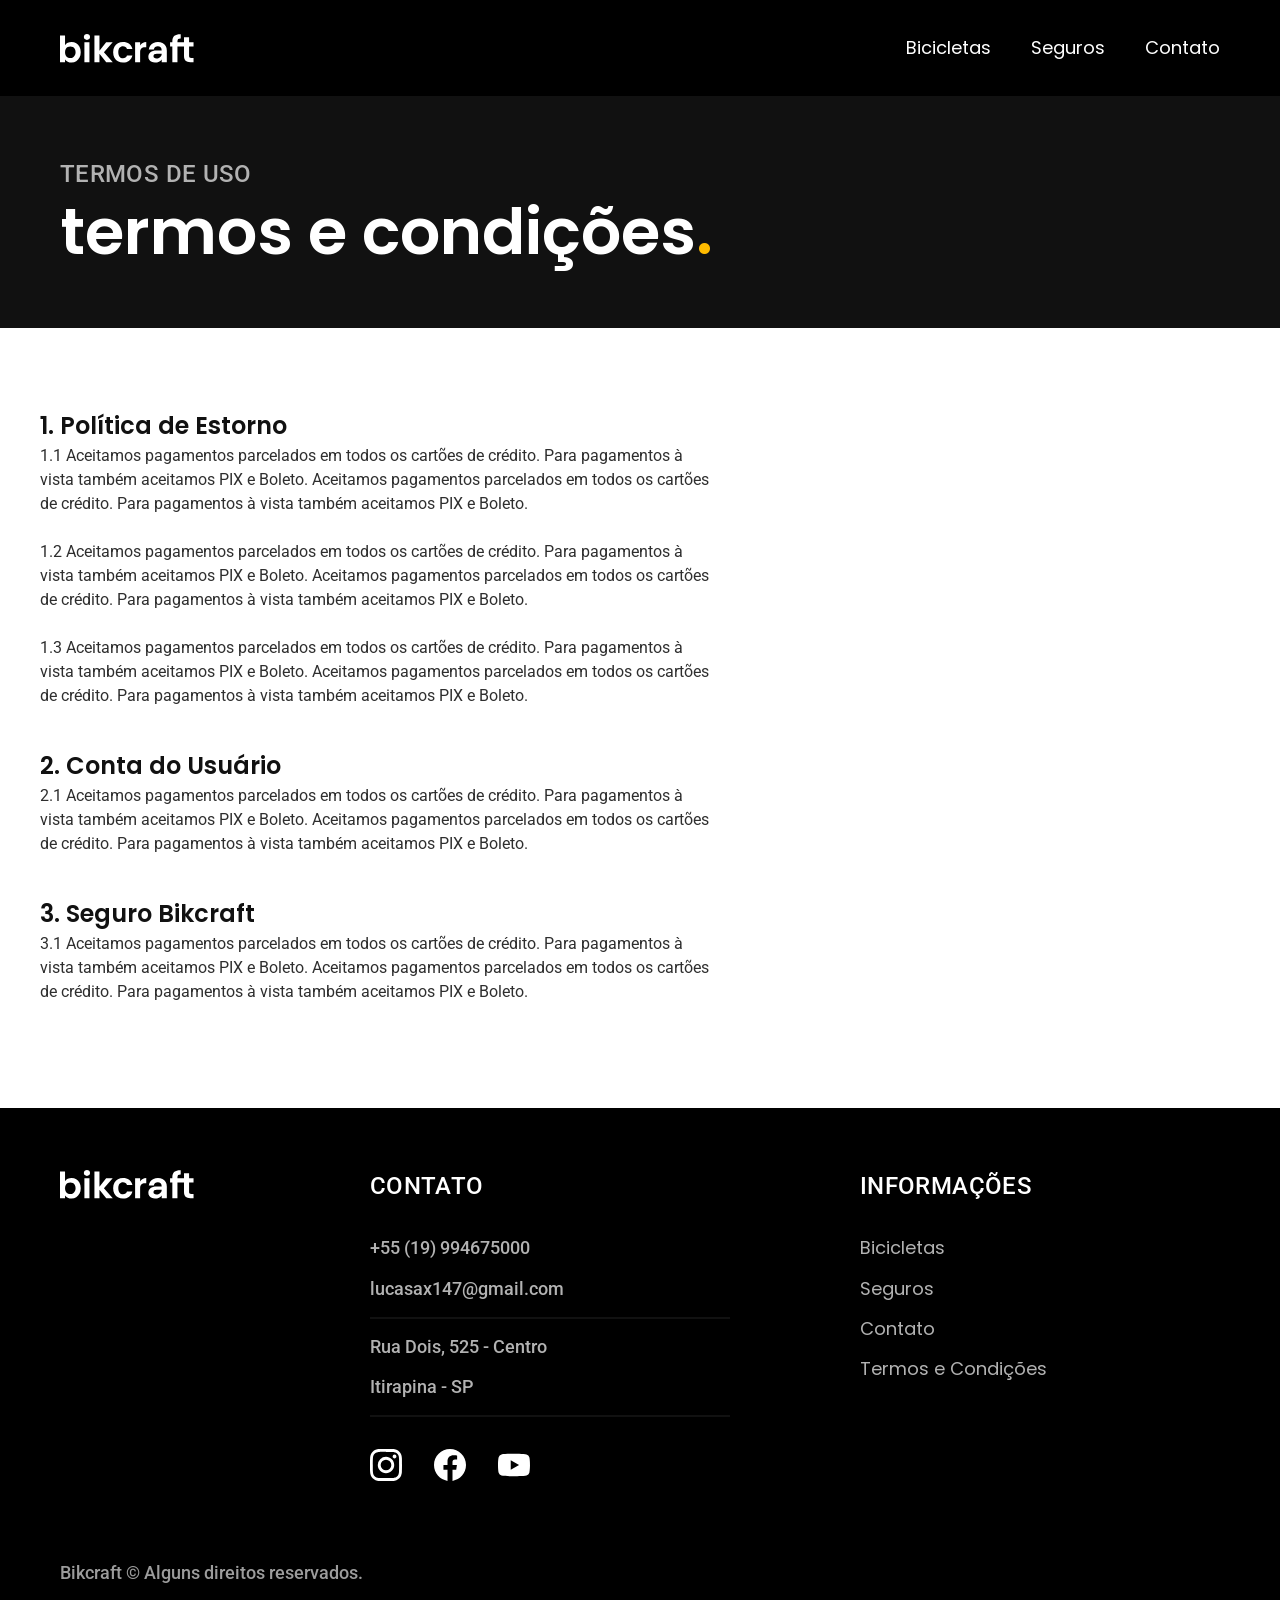
<file: termos.html>
<!DOCTYPE html>
<html lang="en">

<head>
  <meta charset="UTF-8">
  <meta name="viewport" content="width=device-width, initial-scale=1.0">
  <title>Bikcraft - Termos e Condições </title>
  <meta name="description" content="Termos e Condições.">

    <link rel="shortcut icon" href="./favicon.svg" type="image/svg+xml">
  <link rel="stylesheet" href="./css/styles.css">


  <link rel="preconnect" href="https://fonts.googleapis.com">
  <link rel="preconnect" href="https://fonts.gstatic.com" crossorigin>
  <link href="https://fonts.googleapis.com/css2?family=Merriweather:ital,opsz,wght@1,18..144,900&family=Poppins:wght@400;600&family=Roboto&display=swap" rel="stylesheet">
</head>

<body id="termos">
  <header class="header-bg">
    <div class="header container">
      <a href="./">
        <img src="./img/bikcraft.svg" alt="Bikcraft">
      </a>
      <nav aria-label="primiria">
        <ul class="header-menu font-1-m cor-0">
          <li><a href="./bicicletas.html">Bicicletas</a></li>
          <li><a href="./seguros.html">Seguros</a></li>
          <li><a href="./contato.html">Contato</a></li>
        </ul>
      </nav>
    </div>
  </header>
  <main>
    <div class="titulo-bg">
      <div class="titulo container">
        <p class="font-2-l-b cor-5">Termos de uso </p>
        <h1 class="font-1-xxl cor-0">termos e condições<span class="cor-p1">.</span></h1>
      </div>
    </div>
    <div class="termos font-2-s cor-10 container">
      <h2 class="font-1-l cor-11">1. Política de Estorno</h2>
      <p>1.1 Aceitamos pagamentos parcelados em todos os cartões de crédito. Para pagamentos à vista também aceitamos PIX e Boleto. Aceitamos pagamentos parcelados em todos os cartões de crédito. Para pagamentos à vista também aceitamos PIX e Boleto. </p>
      <p> 1.2 Aceitamos pagamentos parcelados em todos os cartões de crédito. Para pagamentos à vista também aceitamos PIX e Boleto. Aceitamos pagamentos parcelados em todos os cartões de crédito. Para pagamentos à vista também aceitamos PIX e Boleto.</p>

      <p>1.3 Aceitamos pagamentos parcelados em todos os cartões de crédito. Para pagamentos à vista também aceitamos PIX e Boleto. Aceitamos pagamentos parcelados em todos os cartões de crédito. Para pagamentos à vista também aceitamos PIX e Boleto. </p>

      <h2 class="font-1-l cor-11">2. Conta do Usuário</h2>
      <p>2.1 Aceitamos pagamentos parcelados em todos os cartões de crédito. Para pagamentos à vista também aceitamos PIX e Boleto. Aceitamos pagamentos parcelados em todos os cartões de crédito. Para pagamentos à vista também aceitamos PIX e Boleto. </p>


      <h2 class="font-1-l cor-11">3. Seguro Bikcraft</h2>
      <p>3.1 Aceitamos pagamentos parcelados em todos os cartões de crédito. Para pagamentos à vista também aceitamos PIX e Boleto. Aceitamos pagamentos parcelados em todos os cartões de crédito. Para pagamentos à vista também aceitamos PIX e Boleto. </p>

    </div>
  </main>

  <footer class="footer-bg">
    <div class="footer container">
      <img src="./img/bikcraft.svg" alt="Bikcraft">
      <div class="footer-contato">
        <h3 class="font-2-l-b cor-0">Contato</h3>
        <ul class="font-2-m cor-5">
          <li><a href="tel:+5519994675000">+55 (19) 994675000</a></li>
          <li><a href="mailto:lucasax147@gmail.com">lucasax147@gmail.com</a></li>
          <li>Rua Dois, 525 - Centro</li>
          <li>Itirapina - SP</li>
        </ul>
        <div class="footer-redes">
          <a href="https://www.instagram.com/ragazzi_147/">
            <img src="./img/redes/instagram.svg" alt="instagram">
          </a>
          <a href="https://github.com/Ragazzi147">
            <img src="./img/redes/facebook.svg" alt="facebook">
          </a>
          <a href="https://github.com/Ragazzi147">
            <img src="./img/redes/youtube.svg" alt="youtube">
          </a>
        </div>
      </div>
      <div class="footer-informacoes">
        <h3 class="font-2-l-b cor-0">Informações</h3>
        <nav>
          <ul class="font-1-m cor-5">
            <li><a href="./bicicletas.html">Bicicletas</a></li>
            <li><a href="./seguros.html">Seguros</a></li>
            <li><a href="./contato.html">Contato</a></li>
            <li><a href="./termos.html">Termos e Condições</a></li>
          </ul>
        </nav>
      </div>
      <p class="footer-copy font-2-m cor-6">Bikcraft © Alguns direitos reservados.</p>
    </div>
  </footer>  
  <script src="./js/script.js"></script>
</body>

</html>
</file>
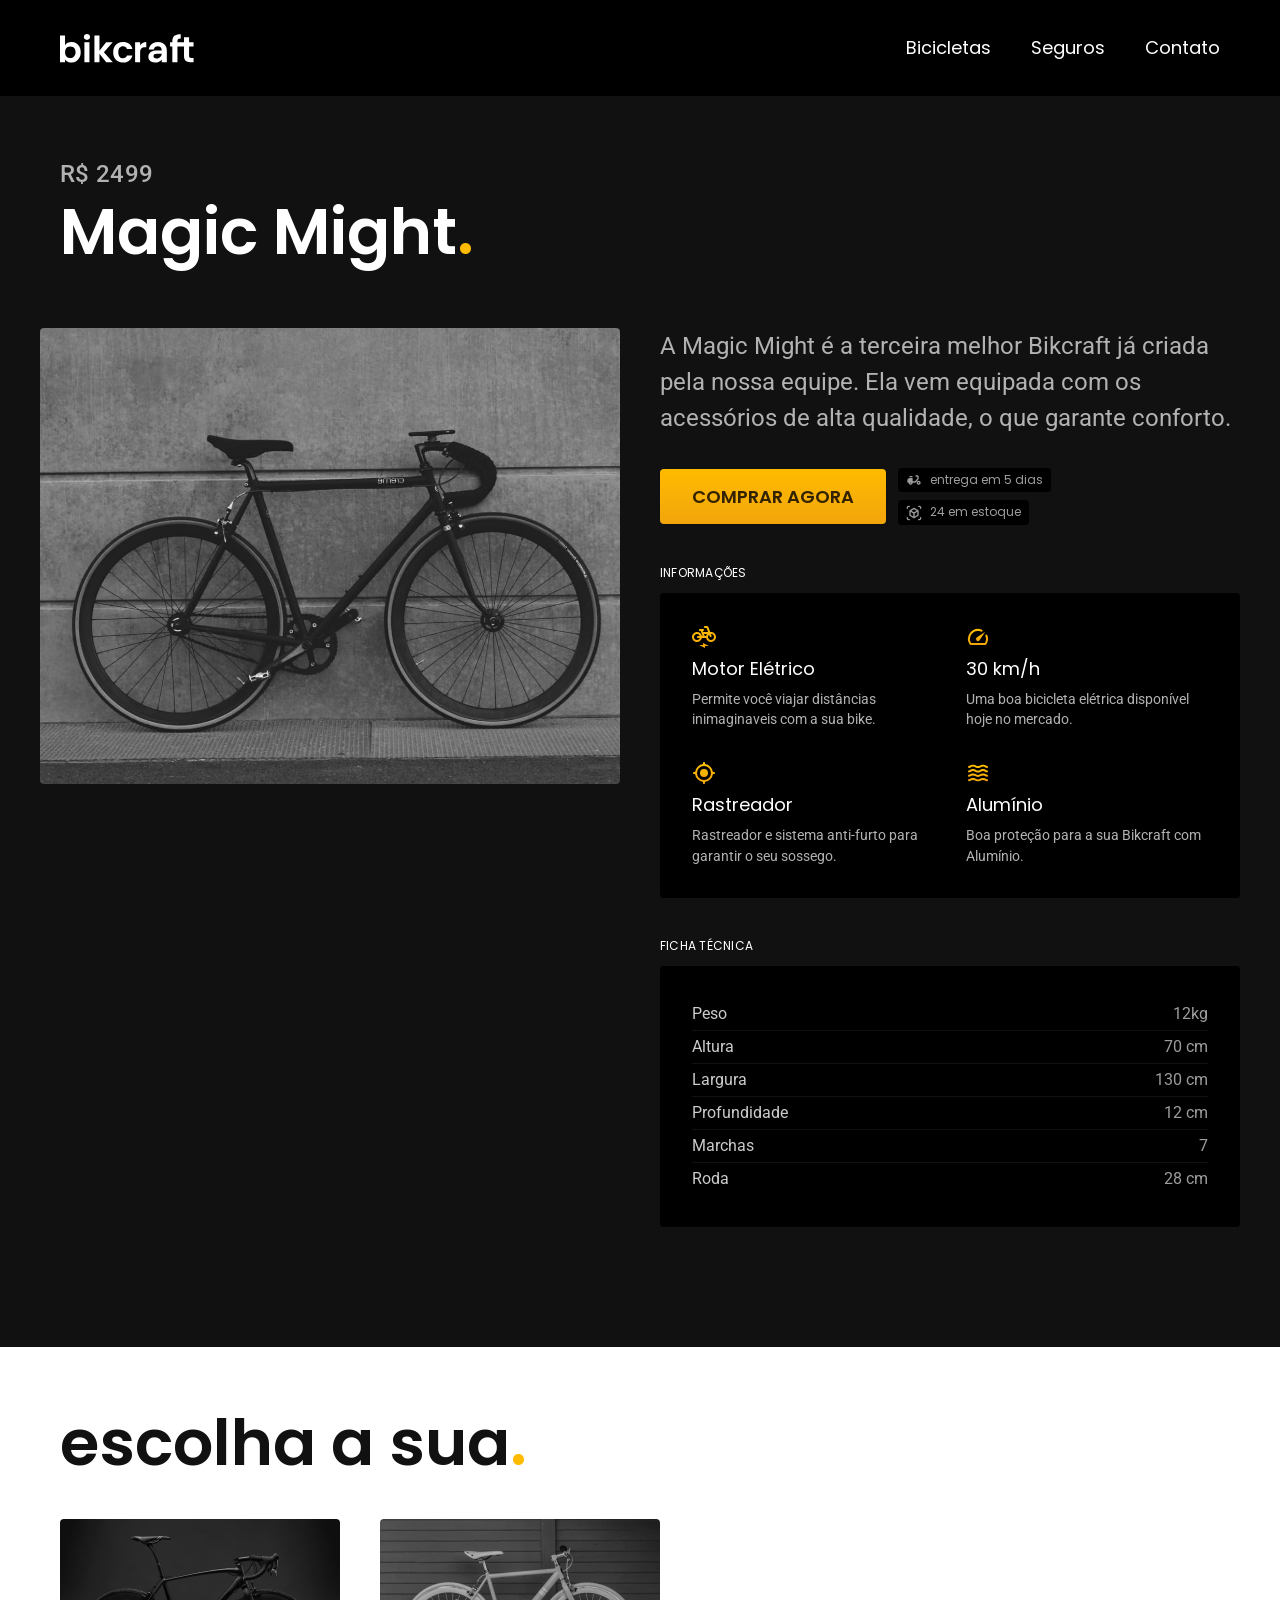
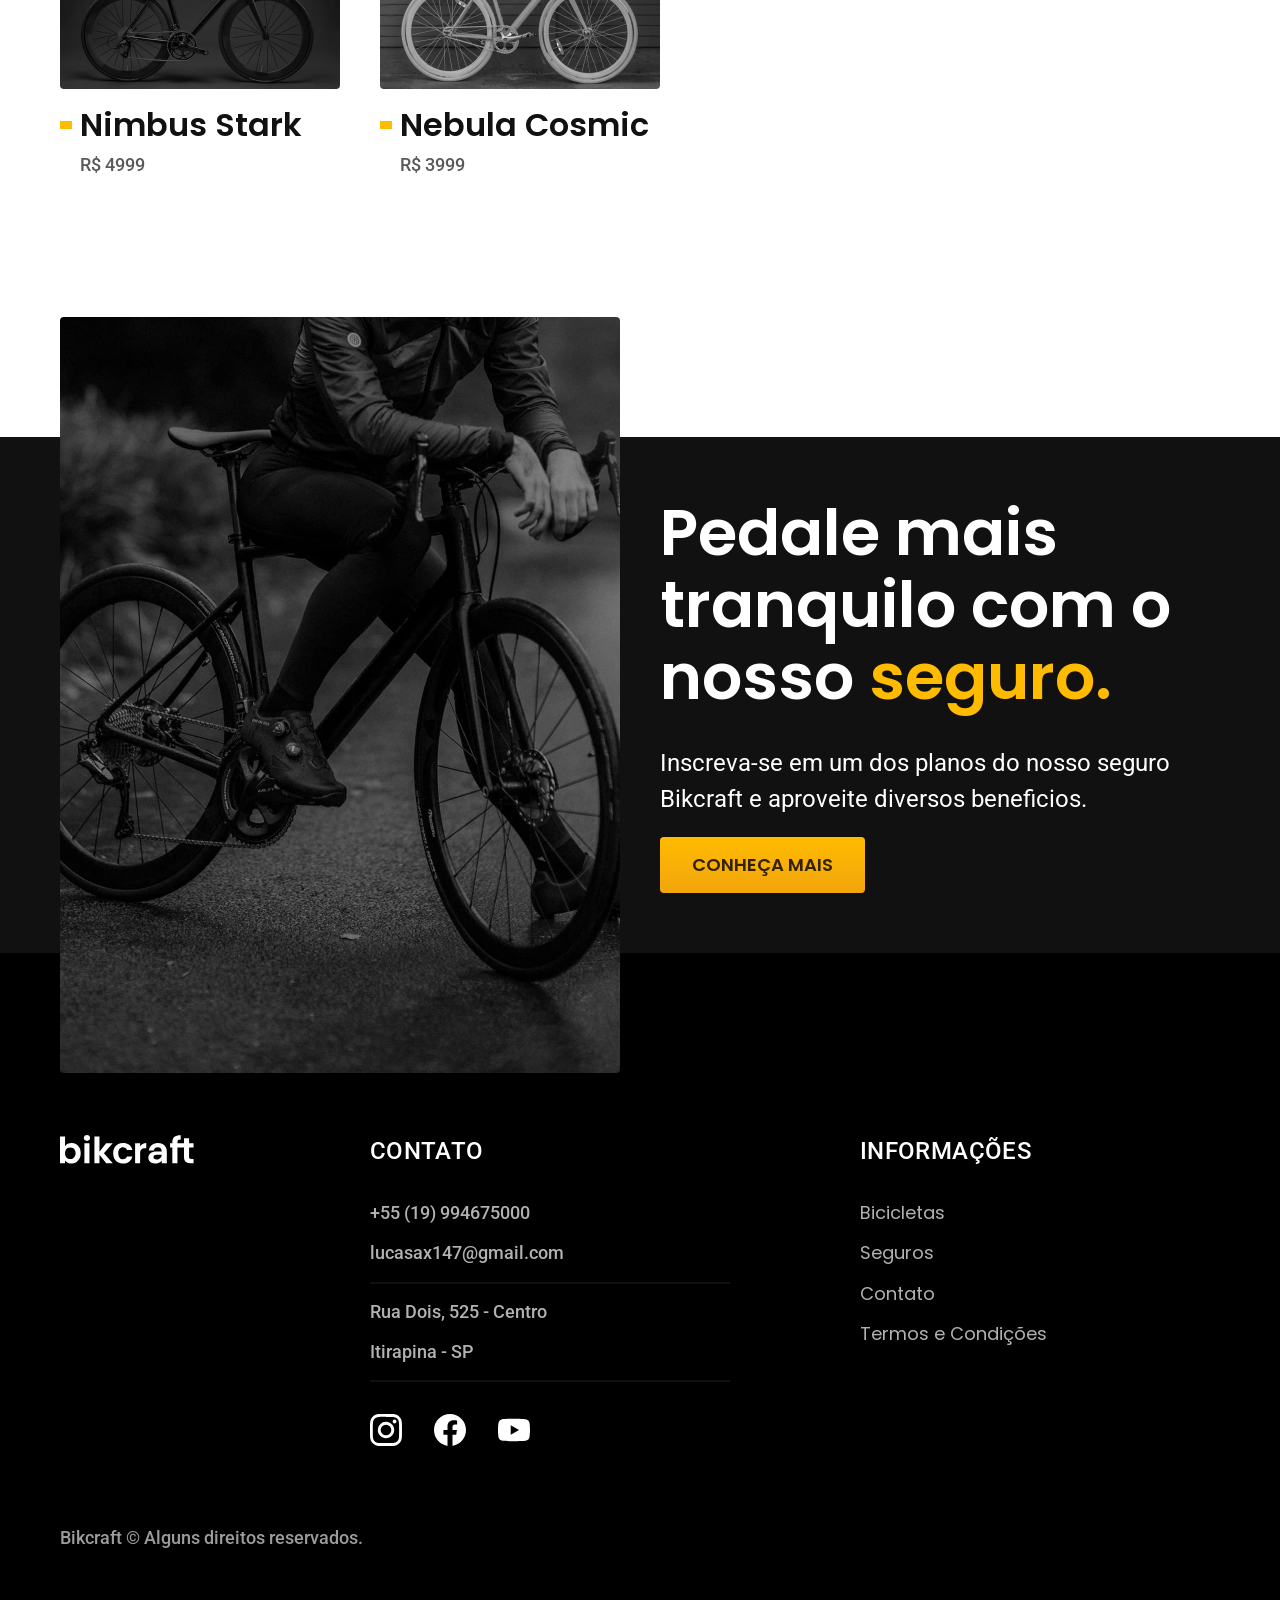
<file: bicicletas/magic.html>
<!DOCTYPE html>
<html lang="en">

<head>
  <meta charset="UTF-8">
  <meta name="viewport" content="width=device-width, initial-scale=1.0">
  <title>Bikcraft - Nimbus Stark </title>
  <meta name="description" content="Bicicleta Nimbus Stark.">

    <link rel="shortcut icon" href="../favicon.svg" type="image/svg+xml">
  <link rel="stylesheet" href="../css/styles.css">


  <link rel="preconnect" href="https://fonts.googleapis.com">
  <link rel="preconnect" href="https://fonts.gstatic.com" crossorigin>
  <link href="https://fonts.googleapis.com/css2?family=Merriweather:ital,opsz,wght@1,18..144,900&family=Poppins:wght@400;600&family=Roboto&display=swap" rel="stylesheet">
</head>

<body id="bicicleta">
  <header class="header-bg">
    <div class="header container">
      <a href="../">
        <img src="../img/bikcraft.svg" alt="Bikcraft">
      </a>
      <nav aria-label="primiria">
        <ul class="header-menu font-1-m cor-0">
          <li><a href="../bicicletas.html">Bicicletas</a></li>
          <li><a href="../seguros.html">Seguros</a></li>
          <li><a href="../contato.html">Contato</a></li>
        </ul>
      </nav>
    </div>
  </header>
  <main  class="titulo-bg">
    <div>
      <div class="titulo container">
        <p class=" font-2-l-b cor-5">R$ 2499</p>
        <h1 class="font-1-xxl cor-0">Magic Might<span class="cor-p1">.</span></h1>
      </div>
    </div>

    <div class="bicicleta container">
        <div class="bicicleta-imagens">
            <img src="../img/bicicleta/nimbus2.jpg" alt="">

        </div>
        <div class="bicicleta-conteudo">
            <p class="font-2-l cor-5">
                A Magic Might é a terceira melhor Bikcraft já criada pela nossa equipe. Ela vem equipada com os acessórios de alta qualidade, o que garante conforto.
            <div class="bicicleta-comprar">
                <a class="botao" href="../orcamento.html?tipo=bikcraft&produto=magic">Comprar Agora</a>
                <span class="font-1-xs cor-6"><img src="../img/icones/entrega.svg" alt="">entrega em 5 dias</span>
                <span class="font-1-xs cor-6"><img src="../img/icones/estoque.svg" alt="">24 em estoque</span>
            </div>
        
        <h2 class="font-1-xs cor-0">Informações</h2>
        <ul class="bicicleta-informacoes">
          <li>
            <img src="../img/icones/eletrica.svg" alt="">
            <h3 class="font-1-m cor-0">Motor Elétrico</h3>
            <p class="font-2-xs cor-5">Permite você viajar distâncias
              inimaginaveis com a sua bike.
            </p>
          </li>
          <li>
            <img src="../img/icones/velocidade.svg" alt="">
            <h3 class="font-1-m cor-0">30 km/h</h3>
            <p class="font-2-xs cor-5">Uma boa bicicleta elétrica disponível hoje no mercado.
            </p>
          </li>
          <li>
            <img src="../img/icones/rastreador.svg" alt="">
            <h3 class="font-1-m cor-0">Rastreador</h3>
            <p class="font-2-xs cor-5">Rastreador e sistema anti-furto para garantir o seu sossego.
            </p>
          </li>
          <li>
            <img src="../img/icones/carbono.svg" alt="">
            <h3 class="font-1-m cor-0">Alumínio</h3>
            <p class="font-2-xs cor-5">Boa proteção para a sua Bikcraft com Alumínio.
            </p>
          </li>
        </ul>
        <h2 class="font-1-xs cor-0">Ficha Técnica</h2>
        <ul class="bicicleta-ficha font-2-s cor-4">
          <li>Peso <span>12kg</span></li>
          <li>Altura <span>70 cm</span></li>
          <li>Largura <span>130 cm</span></li>
          <li>Profundidade <span>12 cm</span></li>
          <li>Marchas <span>7</span></li>
          <li>Roda <span>28 cm</span></li>
        </ul>
        </div>
    </div>
  </main>
    <article class="bicicletas-lista container">
    <h2 class="font-1-xxl ">escolha a sua<span class="cor-p1">.</span></h2>

    <ul>
      <li>
        <a href="./nimbus.html">
          <img src="../img/bicicletas/nimbus.jpg" alt="Bicicleta">
          <h3 class="font-1-xl">Nimbus Stark</h3>
          <span class="font-2-m cor-8">R$ 4999</span>
        </a>
      </li>
      <li>
        <a href="./nebula.html">
          <img src="../img/bicicletas/nebula.jpg" alt="Bicicleta">
          <h3 class="font-1-xl">Nebula Cosmic</h3>
          <span class="font-2-m cor-8">R$ 3999</span>
        </a>
      </li>
    </ul>
  </article>

  <article class="seguro-bg">
    <div class="seguro container">
      <div class="seguro-imagem">
        <img src="../img/fotos/seguros.jpg" alt="Pessoa parada em cima de uma bicicleta">
      </div>
      <div class="seguro-conteudo">
        <h2 class="font-1-xxl cor-0">Pedale mais tranquilo com o nosso <span class="cor-p1">seguro.</span></h2>
        <p class="font-2-l cor-0">Inscreva-se em um dos planos do nosso seguro Bikcraft e aproveite diversos beneficios.</p>
        <a class="botao" href="../seguros.html">Conheça mais</a>
      </div>
    </div>
  </article>

  <footer class="footer-bg">
    <div class="footer container">
      <img src="../img/bikcraft.svg" alt="Bikcraft">
      <div class="footer-contato">
        <h3 class="font-2-l-b cor-0">Contato</h3>
        <ul class="font-2-m cor-5">
          <li><a href="tel:+5519994675000">+55 (19) 994675000</a></li>
          <li><a href="mailto:lucasax147@gmail.com">lucasax147@gmail.com</a></li>
          <li>Rua Dois, 525 - Centro</li>
          <li>Itirapina - SP</li>
        </ul>
        <div class="footer-redes">
          <a href="https://www.instagram.com/ragazzi_147/">
            <img src="../img/redes/instagram.svg" alt="instagram">
          </a>
          <a href="https://github.com/Ragazzi147">
            <img src="../img/redes/facebook.svg" alt="facebook">
          </a>
          <a href="https://github.com/Ragazzi147">
            <img src="../img/redes/youtube.svg" alt="youtube">
          </a>
        </div>
      </div>
      <div class="footer-informacoes">
        <h3 class="font-2-l-b cor-0">Informações</h3>
        <nav>
          <ul class="font-1-m cor-5">
            <li><a href="../bicicletas.html">Bicicletas</a></li>
            <li><a href="../seguros.html">Seguros</a></li>
            <li><a href="../contato.html">Contato</a></li>
            <li><a href="../termos.html">Termos e Condições</a></li>
          </ul>
        </nav>
      </div>
      <p class="footer-copy font-2-m cor-6">Bikcraft © Alguns direitos reservados.</p>
    </div>
  </footer>  
  <script src="../js/script.js"></script>
</body>

</html>
</file>
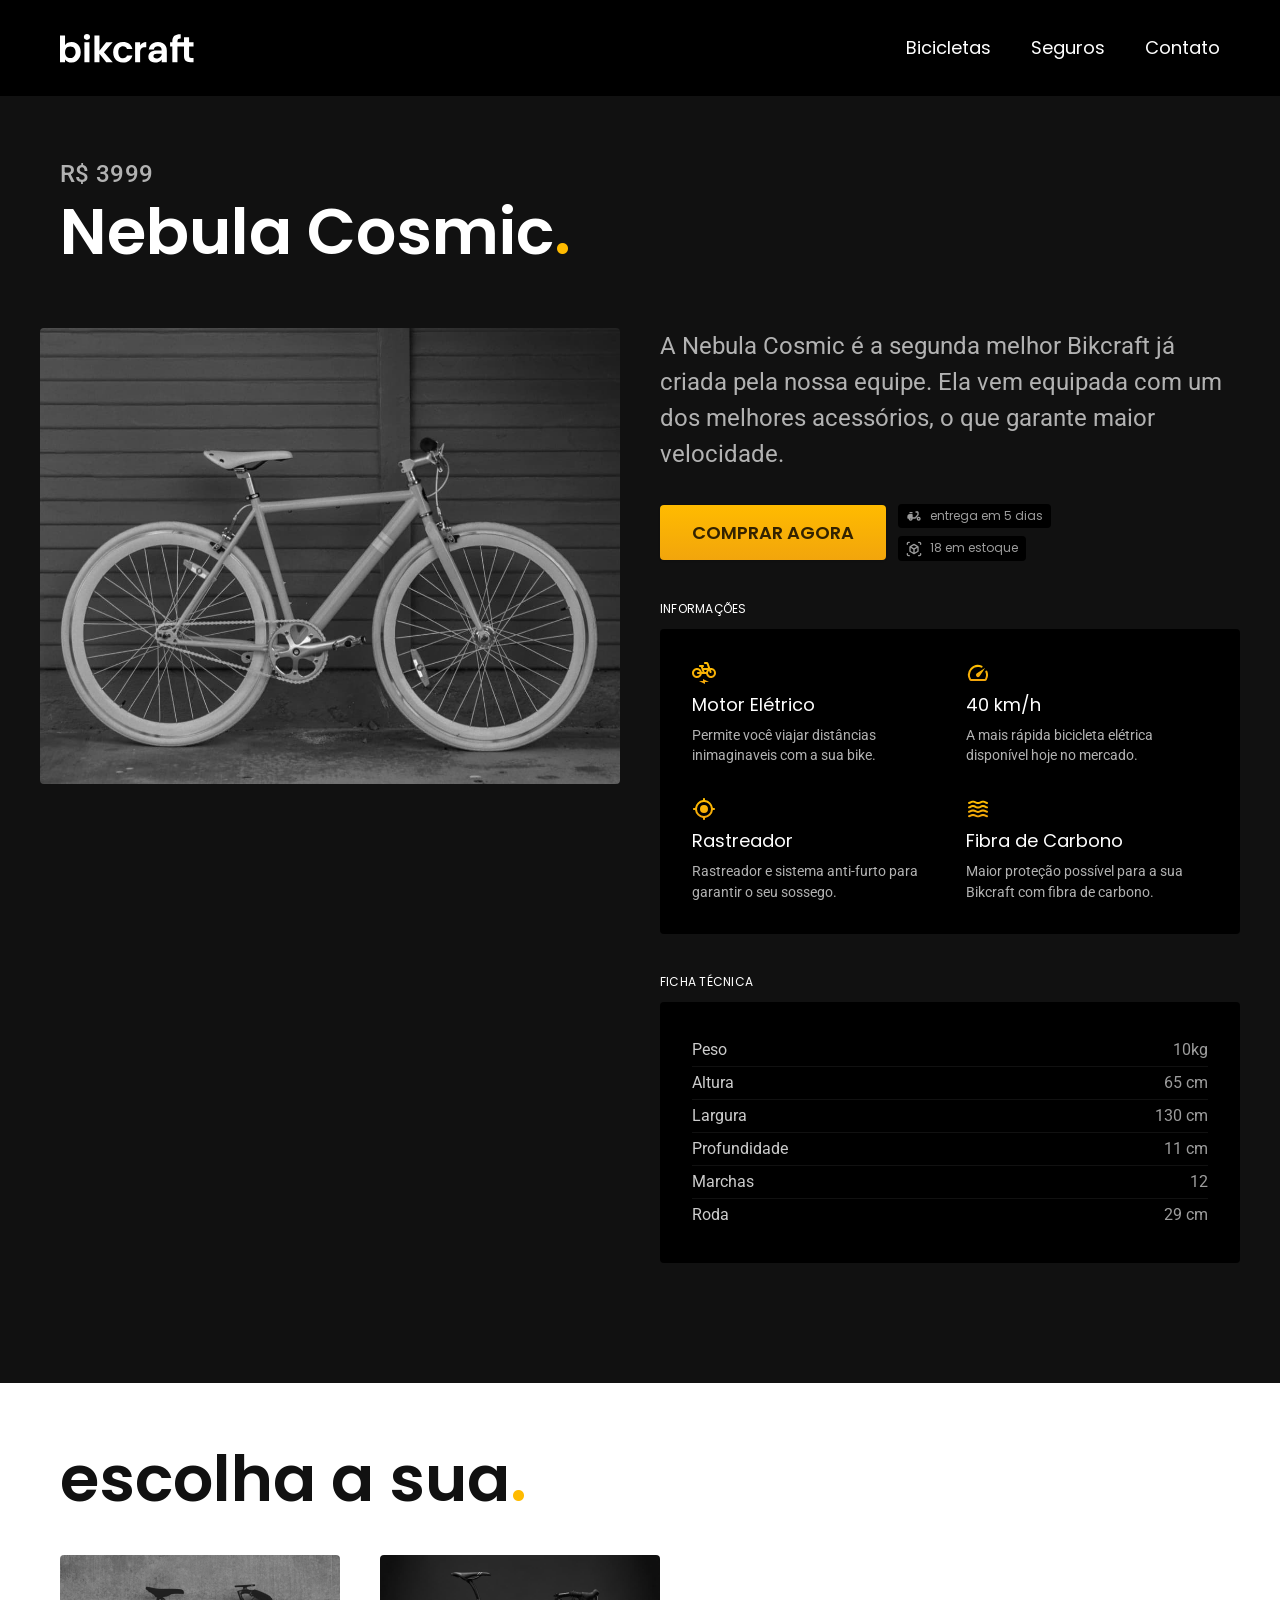
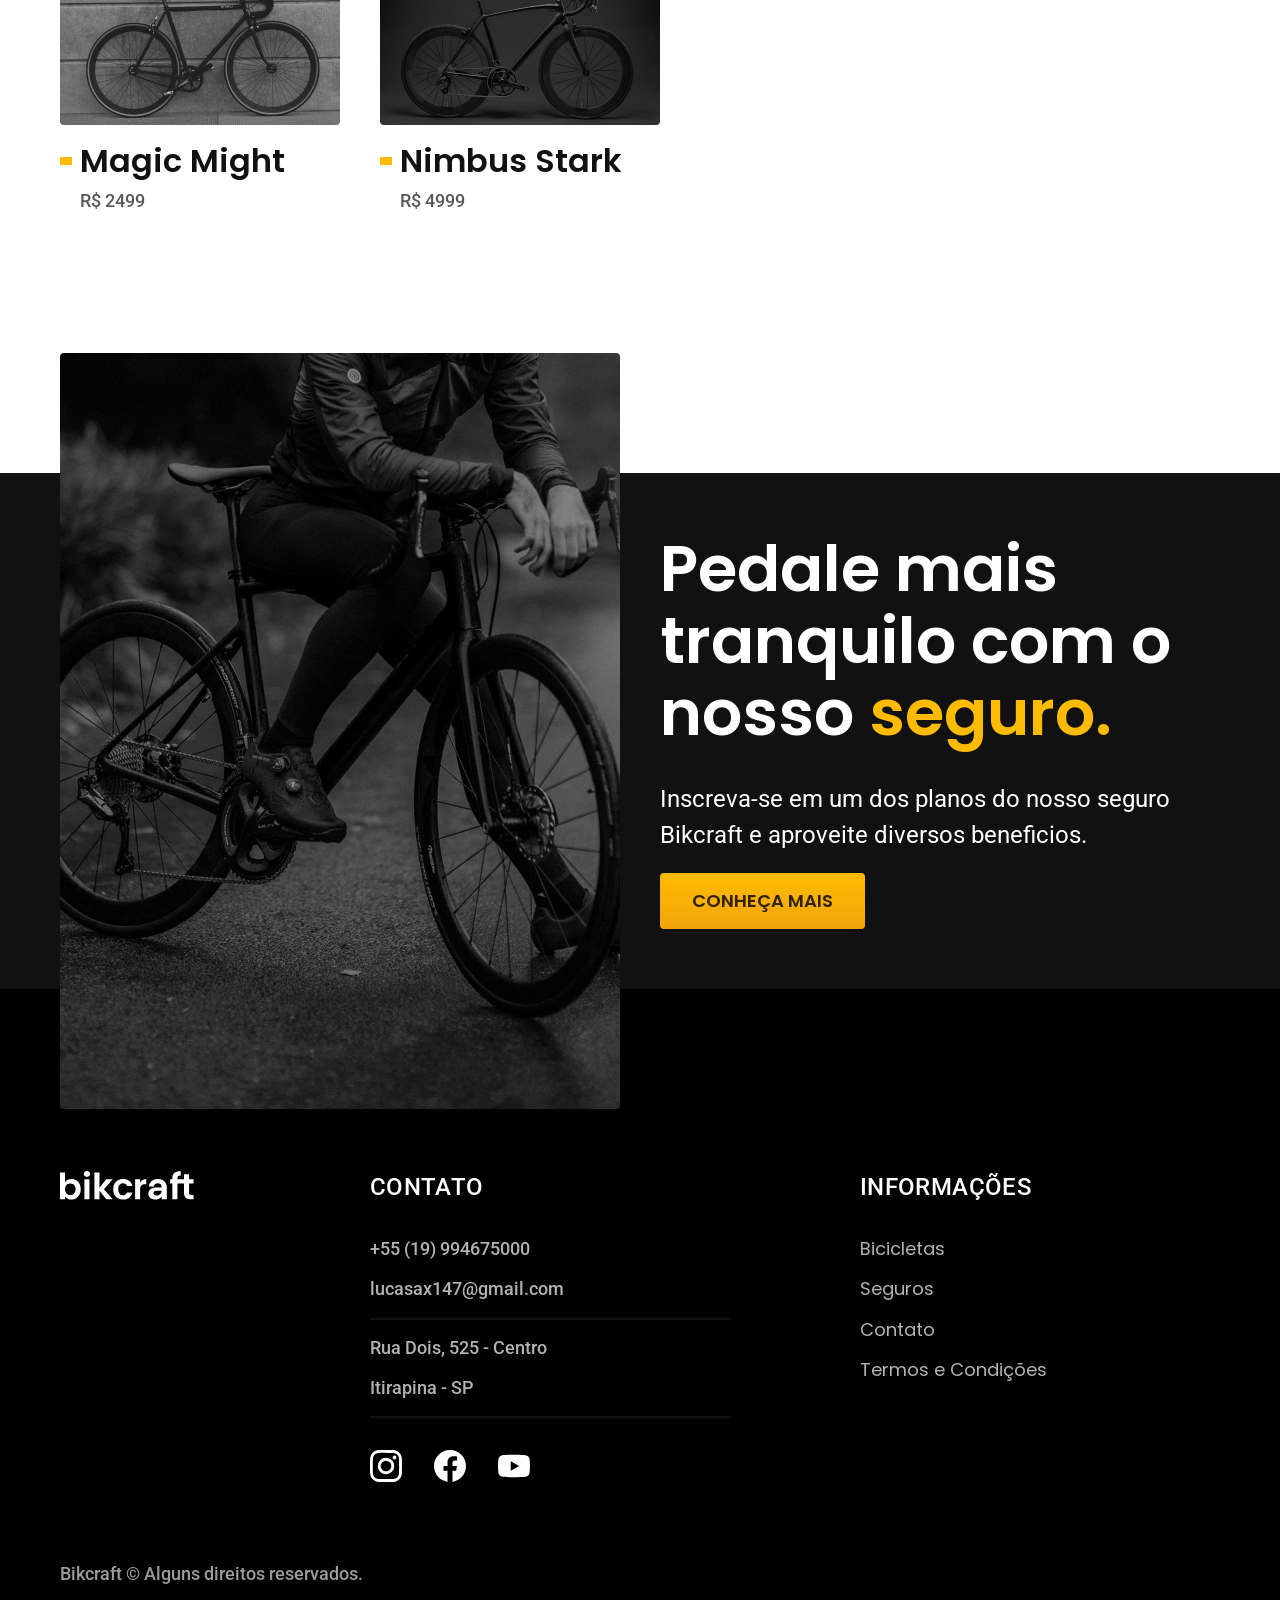
<file: bicicletas/nebula.html>
<!DOCTYPE html>
<html lang="en">

<head>
  <meta charset="UTF-8">
  <meta name="viewport" content="width=device-width, initial-scale=1.0">
  <title>Bikcraft - Nimbus Stark </title>
  <meta name="description" content="Bicicleta Nimbus Stark.">

    <link rel="shortcut icon" href="../favicon.svg" type="image/svg+xml">
  <link rel="stylesheet" href="../css/styles.css">


  <link rel="preconnect" href="https://fonts.googleapis.com">
  <link rel="preconnect" href="https://fonts.gstatic.com" crossorigin>
  <link href="https://fonts.googleapis.com/css2?family=Merriweather:ital,opsz,wght@1,18..144,900&family=Poppins:wght@400;600&family=Roboto&display=swap" rel="stylesheet">
</head>

<body id="bicicleta">
  <header class="header-bg">
    <div class="header container">
      <a href="../">
        <img src="../img/bikcraft.svg" alt="Bikcraft">
      </a>
      <nav aria-label="primiria">
        <ul class="header-menu font-1-m cor-0">
          <li><a href="../bicicletas.html">Bicicletas</a></li>
          <li><a href="../seguros.html">Seguros</a></li>
          <li><a href="../contato.html">Contato</a></li>
        </ul>
      </nav>
    </div>
  </header>
  <main  class="titulo-bg">
    <div>
      <div class="titulo container">
        <p class=" font-2-l-b cor-5">R$ 3999</p>
        <h1 class="font-1-xxl cor-0">Nebula Cosmic<span class="cor-p1">.</span></h1>
      </div>
    </div>

    <div class="bicicleta container">
        <div class="bicicleta-imagens">
            <img src="../img/bicicleta/nimbus3.jpg" alt="">

        </div>
        <div class="bicicleta-conteudo">
            <p class="font-2-l cor-5">
                A Nebula Cosmic é a segunda melhor Bikcraft já criada pela nossa equipe. Ela vem equipada com um dos melhores acessórios, o que garante maior velocidade.
            <div class="bicicleta-comprar">
                <a class="botao" href="../orcamento.html?tipo=bikcraft&produto=nebula">Comprar Agora</a>
                <span class="font-1-xs cor-6"><img src="../img/icones/entrega.svg" alt="">entrega em 5 dias</span>
                <span class="font-1-xs cor-6"><img src="../img/icones/estoque.svg" alt="">18 em estoque</span>
            </div>
        
        <h2 class="font-1-xs cor-0">Informações</h2>
        <ul class="bicicleta-informacoes">
          <li>
            <img src="../img/icones/eletrica.svg" alt="">
            <h3 class="font-1-m cor-0">Motor Elétrico</h3>
            <p class="font-2-xs cor-5">Permite você viajar distâncias
              inimaginaveis com a sua bike.
            </p>
          </li>
          <li>
            <img src="../img/icones/velocidade.svg" alt="">
            <h3 class="font-1-m cor-0">40 km/h</h3>
            <p class="font-2-xs cor-5">A mais rápida bicicleta elétrica disponível hoje no mercado.
            </p>
          </li>
          <li>
            <img src="../img/icones/rastreador.svg" alt="">
            <h3 class="font-1-m cor-0">Rastreador</h3>
            <p class="font-2-xs cor-5">Rastreador e sistema anti-furto para garantir o seu sossego.
            </p>
          </li>
          <li>
            <img src="../img/icones/carbono.svg" alt="">
            <h3 class="font-1-m cor-0">Fibra de Carbono</h3>
            <p class="font-2-xs cor-5">Maior proteção possível para a sua Bikcraft com fibra de carbono.
            </p>
          </li>
        </ul>
        <h2 class="font-1-xs cor-0">Ficha Técnica</h2>
        <ul class="bicicleta-ficha font-2-s cor-4">
          <li>Peso <span>10kg</span></li>
          <li>Altura <span>65 cm</span></li>
          <li>Largura <span>130 cm</span></li>
          <li>Profundidade <span>11 cm</span></li>
          <li>Marchas <span>12</span></li>
          <li>Roda <span>29 cm</span></li>
        </ul>
        </div>
    </div>



      

  </main>
    <article class="bicicletas-lista container">
    <h2 class="font-1-xxl ">escolha a sua<span class="cor-p1">.</span></h2>

    <ul>
      <li>
        <a href="./magic.html">
          <img src="../img/bicicletas/magic.jpg" alt="Bicicleta">
          <h3 class="font-1-xl">Magic Might</h3>
          <span class="font-2-m cor-8">R$ 2499</span>
        </a>
      </li>
      <li>
        <a href="./nimbus.html">
          <img src="../img/bicicletas/nimbus.jpg" alt="Bicicleta">
          <h3 class="font-1-xl">Nimbus Stark</h3>
          <span class="font-2-m cor-8">R$ 4999</span>
        </a>
      </li>
    </ul>
  </article>

  <article class="seguro-bg">
    <div class="seguro container">
      <div class="seguro-imagem">
        <img src="../img/fotos/seguros.jpg" alt="Pessoa parada em cima de uma bicicleta">
      </div>
      <div class="seguro-conteudo">
        <h2 class="font-1-xxl cor-0">Pedale mais tranquilo com o nosso <span class="cor-p1">seguro.</span></h2>
        <p class="font-2-l cor-0">Inscreva-se em um dos planos do nosso seguro Bikcraft e aproveite diversos beneficios.</p>
        <a class="botao" href="../seguros.html">Conheça mais</a>
      </div>
    </div>
  </article>

  <footer class="footer-bg">
    <div class="footer container">
      <img src="../img/bikcraft.svg" alt="Bikcraft">
      <div class="footer-contato">
        <h3 class="font-2-l-b cor-0">Contato</h3>
        <ul class="font-2-m cor-5">
          <li><a href="tel:+5519994675000">+55 (19) 994675000</a></li>
          <li><a href="mailto:lucasax147@gmail.com">lucasax147@gmail.com</a></li>
          <li>Rua Dois, 525 - Centro</li>
          <li>Itirapina - SP</li>
        </ul>
        <div class="footer-redes">
          <a href="https://www.instagram.com/ragazzi_147/">
            <img src="../img/redes/instagram.svg" alt="instagram">
          </a>
          <a href="https://github.com/Ragazzi147">
            <img src="../img/redes/facebook.svg" alt="facebook">
          </a>
          <a href="https://github.com/Ragazzi147">
            <img src="../img/redes/youtube.svg" alt="youtube">
          </a>
        </div>
      </div>
      <div class="footer-informacoes">
        <h3 class="font-2-l-b cor-0">Informações</h3>
        <nav>
          <ul class="font-1-m cor-5">
            <li><a href="../bicicletas.html">Bicicletas</a></li>
            <li><a href="../seguros.html">Seguros</a></li>
            <li><a href="../contato.html">Contato</a></li>
            <li><a href="../termos.html">Termos e Condições</a></li>
          </ul>
        </nav>
      </div>
      <p class="footer-copy font-2-m cor-6">Bikcraft © Alguns direitos reservados.</p>
    </div>
  </footer>  
  <script src="../js/script.js"></script>
</body>

</html>
</file>
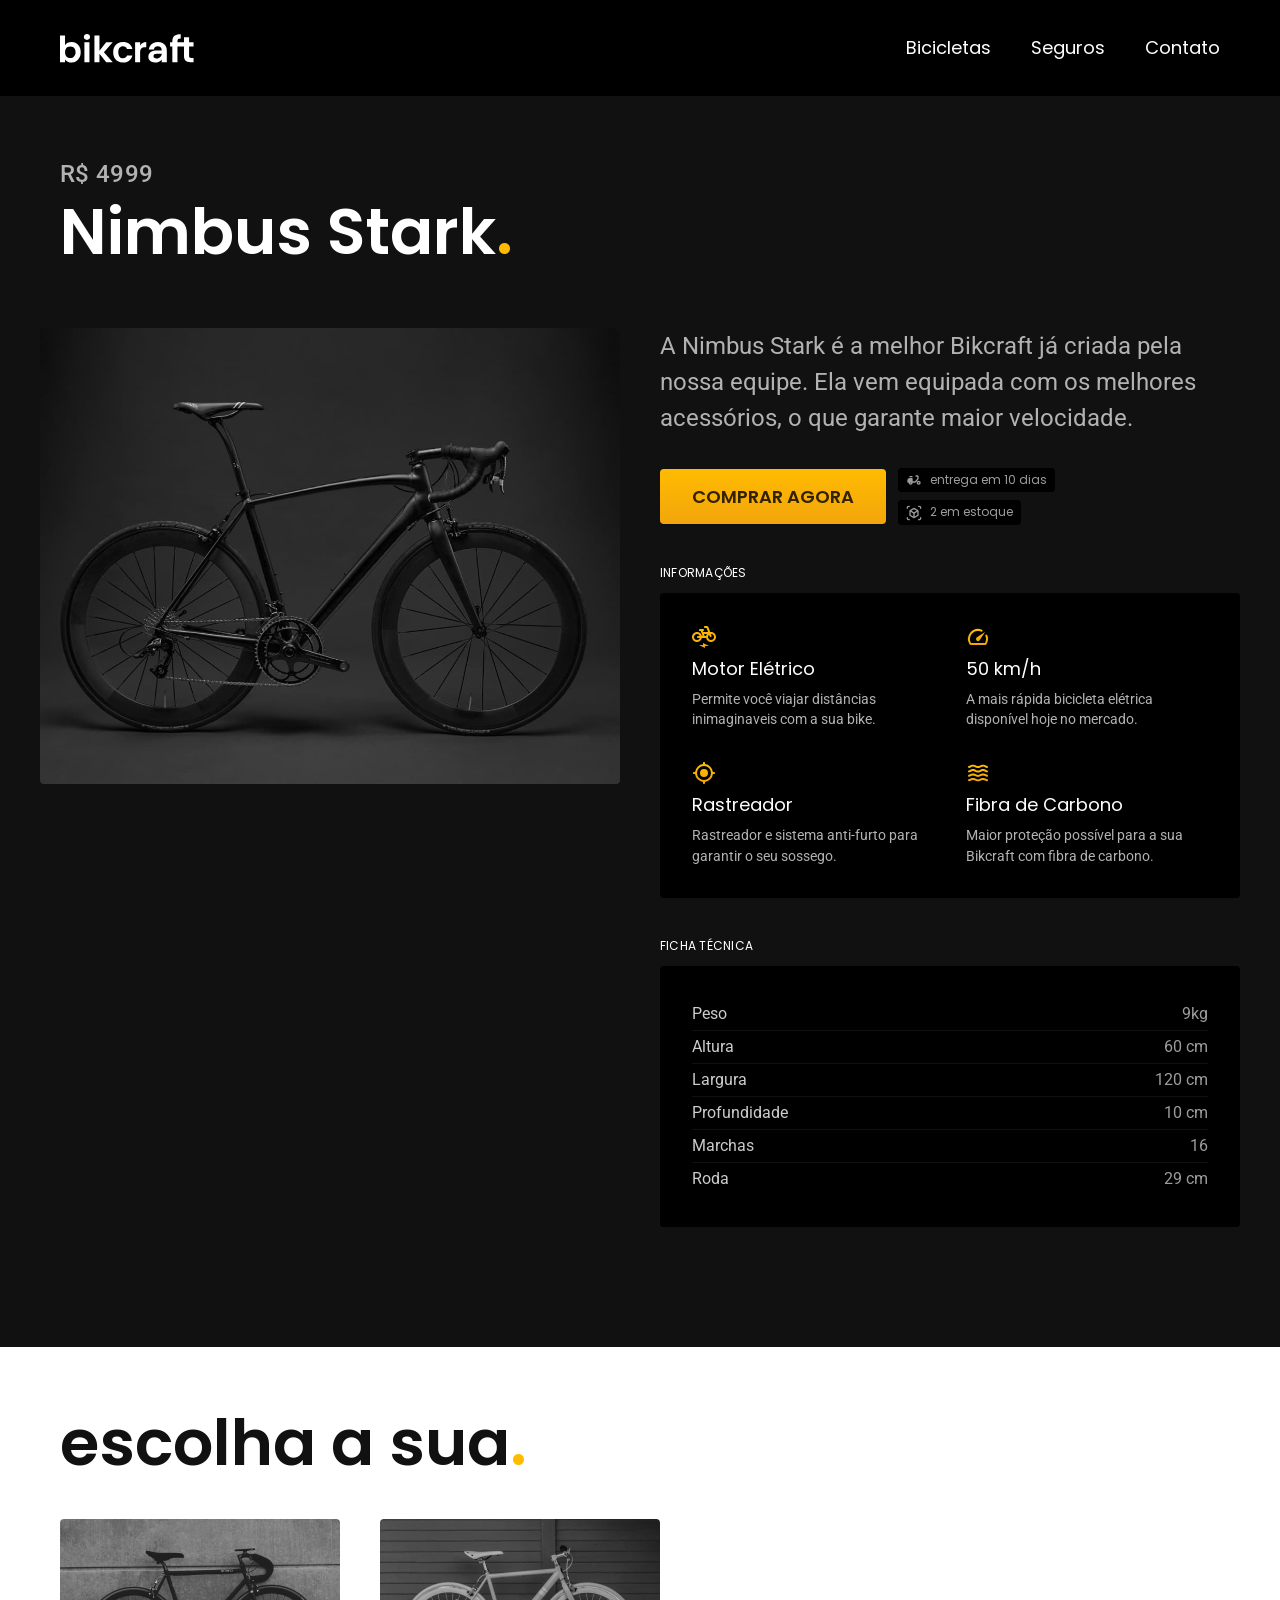
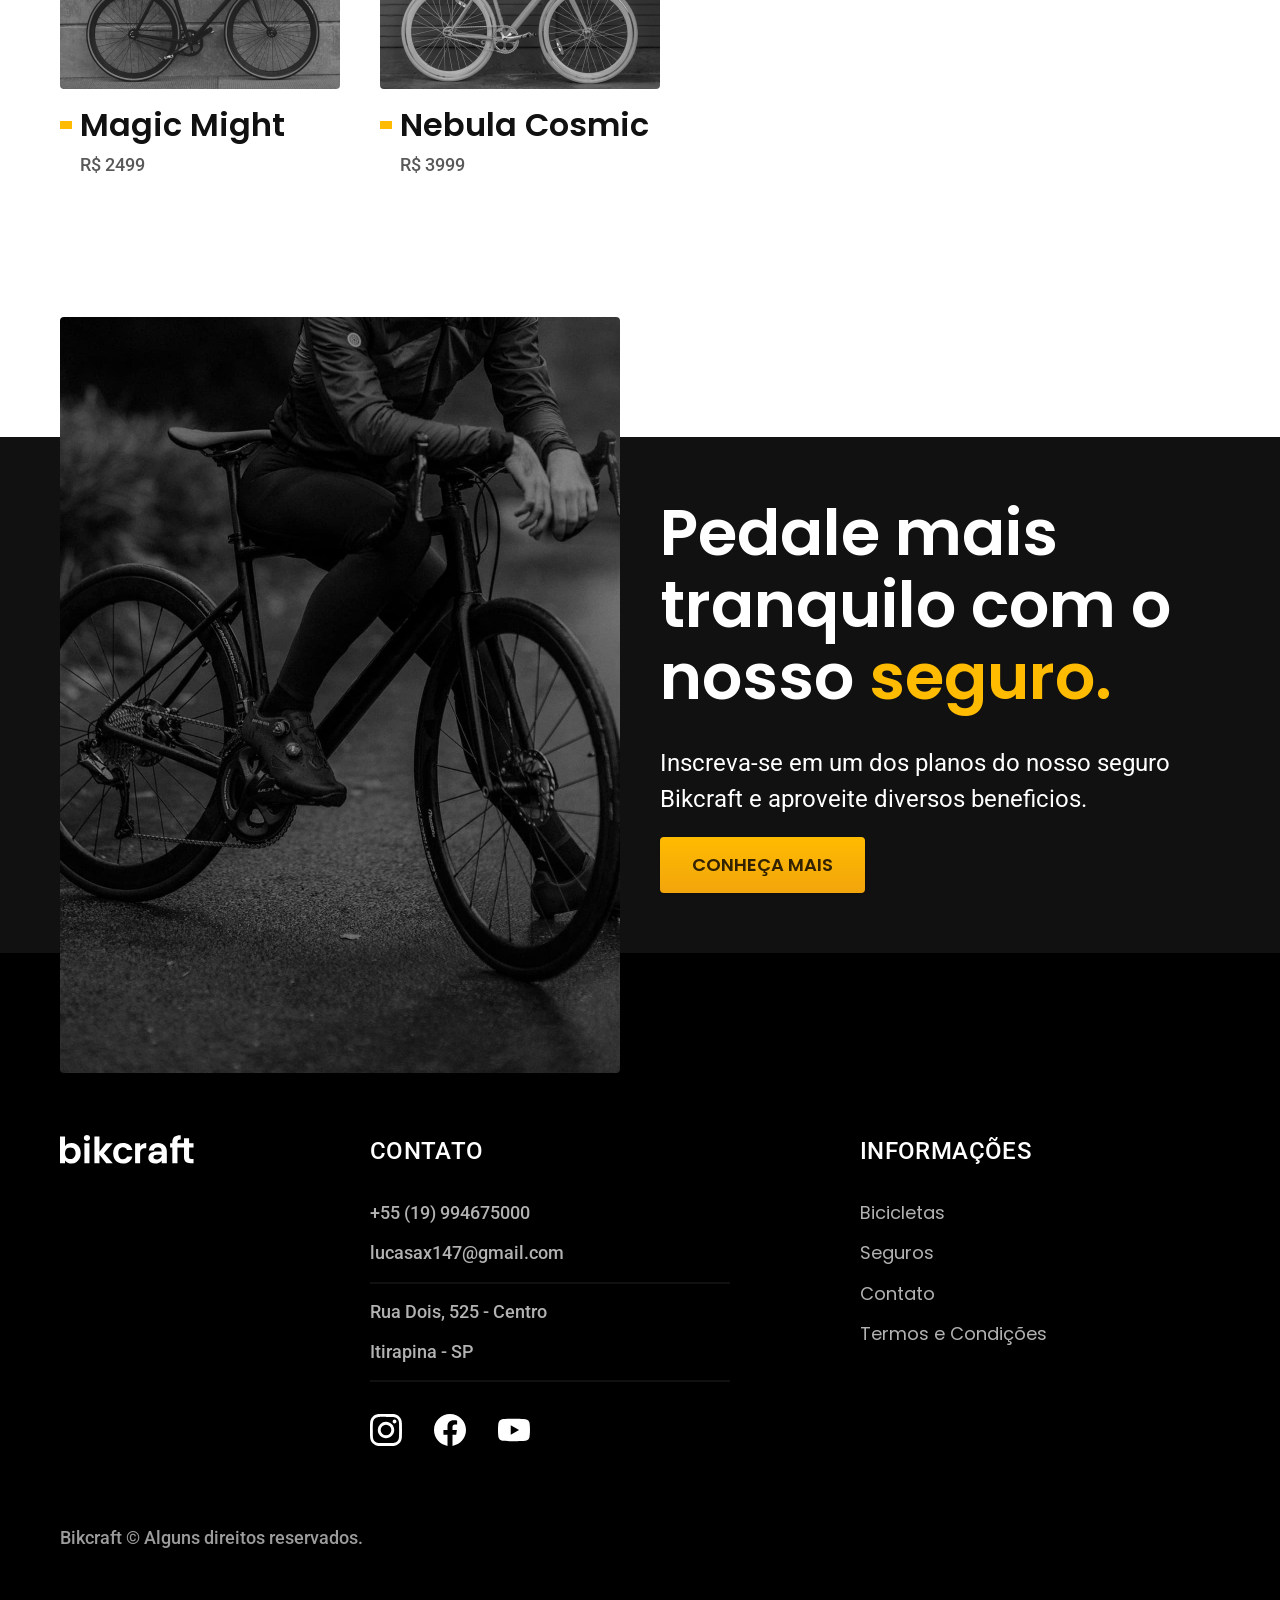
<file: bicicletas/nimbus.html>
<!DOCTYPE html>
<html lang="en">

<head>
  <meta charset="UTF-8">
  <meta name="viewport" content="width=device-width, initial-scale=1.0">
  <title>Bikcraft - Nimbus Stark </title>
  <meta name="description" content="Bicicleta Nimbus Stark.">

    <link rel="shortcut icon" href="../favicon.svg" type="image/svg+xml">
  <link rel="stylesheet" href="../css/styles.css">


  <link rel="preconnect" href="https://fonts.googleapis.com">
  <link rel="preconnect" href="https://fonts.gstatic.com" crossorigin>
  <link href="https://fonts.googleapis.com/css2?family=Merriweather:ital,opsz,wght@1,18..144,900&family=Poppins:wght@400;600&family=Roboto&display=swap" rel="stylesheet">
</head>

<body id="bicicleta">
  <header class="header-bg">
    <div class="header container">
      <a href="../">
        <img src="../img/bikcraft.svg" alt="Bikcraft">
      </a>
      <nav aria-label="primiria">
        <ul class="header-menu font-1-m cor-0">
          <li><a href="../bicicletas.html">Bicicletas</a></li>
          <li><a href="../seguros.html">Seguros</a></li>
          <li><a href="../contato.html">Contato</a></li>
        </ul>
      </nav>
    </div>
  </header>
  <main  class="titulo-bg">
    <div>
      <div class="titulo container">
        <p class=" font-2-l-b cor-5">R$ 4999</p>
        <h1 class="font-1-xxl cor-0">Nimbus Stark<span class="cor-p1">.</span></h1>
      </div>
    </div>

    <div class="bicicleta container">
        <div class="bicicleta-imagens">
            <img src="../img/bicicleta/nimbus1.jpg" alt="">

        </div>
        <div class="bicicleta-conteudo">
            <p class="font-2-l cor-5">
                A Nimbus Stark é a melhor Bikcraft já criada pela nossa equipe. Ela vem equipada com os melhores acessórios, o que garante maior velocidade.
            </p>
            <div class="bicicleta-comprar">
                <a class="botao" href="../orcamento.html?tipo=bikcraft&produto=nimbus">Comprar Agora</a>
                <span class="font-1-xs cor-6"><img src="../img/icones/entrega.svg" alt="">entrega em 10 dias</span>
                <span class="font-1-xs cor-6"><img src="../img/icones/estoque.svg" alt="">2 em estoque</span>
            </div>
        
        <h2 class="font-1-xs cor-0">Informações</h2>
        <ul class="bicicleta-informacoes">
          <li>
            <img src="../img/icones/eletrica.svg" alt="">
            <h3 class="font-1-m cor-0">Motor Elétrico</h3>
            <p class="font-2-xs cor-5">Permite você viajar distâncias
              inimaginaveis com a sua bike.
            </p>
          </li>
          <li>
            <img src="../img/icones/velocidade.svg" alt="">
            <h3 class="font-1-m cor-0">50 km/h</h3>
            <p class="font-2-xs cor-5">A mais rápida bicicleta elétrica disponível hoje no mercado.
            </p>
          </li>
          <li>
            <img src="../img/icones/rastreador.svg" alt="">
            <h3 class="font-1-m cor-0">Rastreador</h3>
            <p class="font-2-xs cor-5">Rastreador e sistema anti-furto para garantir o seu sossego.
            </p>
          </li>
          <li>
            <img src="../img/icones/carbono.svg" alt="">
            <h3 class="font-1-m cor-0">Fibra de Carbono</h3>
            <p class="font-2-xs cor-5">Maior proteção possível para a sua Bikcraft com fibra de carbono.
            </p>
          </li>
        </ul>
        <h2 class="font-1-xs cor-0">Ficha Técnica</h2>
        <ul class="bicicleta-ficha font-2-s cor-4">
          <li>Peso <span>9kg</span></li>
          <li>Altura <span>60 cm</span></li>
          <li>Largura <span>120 cm</span></li>
          <li>Profundidade <span>10 cm</span></li>
          <li>Marchas <span>16</span></li>
          <li>Roda <span>29 cm</span></li>
        </ul>
        </div>
    </div>



      

  </main>
    <article class="bicicletas-lista container">
    <h2 class="font-1-xxl ">escolha a sua<span class="cor-p1">.</span></h2>

    <ul>
      <li>
        <a href="./magic.html">
          <img src="../img/bicicletas/magic.jpg" alt="Bicicleta">
          <h3 class="font-1-xl">Magic Might</h3>
          <span class="font-2-m cor-8">R$ 2499</span>
        </a>
      </li>
      <li>
        <a href="./nebula.html">
          <img src="../img/bicicletas/nebula.jpg" alt="Bicicleta">
          <h3 class="font-1-xl">Nebula Cosmic</h3>
          <span class="font-2-m cor-8">R$ 3999</span>
        </a>
      </li>
    </ul>
  </article>

  <article class="seguro-bg">
    <div class="seguro container">
      <div class="seguro-imagem">
        <img src="../img/fotos/seguros.jpg" alt="Pessoa parada em cima de uma bicicleta">
      </div>
      <div class="seguro-conteudo">
        <h2 class="font-1-xxl cor-0">Pedale mais tranquilo com o nosso <span class="cor-p1">seguro.</span></h2>
        <p class="font-2-l cor-0">Inscreva-se em um dos planos do nosso seguro Bikcraft e aproveite diversos beneficios.</p>
        <a class="botao" href="../seguros.html">Conheça mais</a>
      </div>
    </div>
  </article>

  <footer class="footer-bg">
    <div class="footer container">
      <img src="../img/bikcraft.svg" alt="Bikcraft">
      <div class="footer-contato">
        <h3 class="font-2-l-b cor-0">Contato</h3>
        <ul class="font-2-m cor-5">
          <li><a href="tel:+5519994675000">+55 (19) 994675000</a></li>
          <li><a href="mailto:lucasax147@gmail.com">lucasax147@gmail.com</a></li>
          <li>Rua Dois, 525 - Centro</li>
          <li>Itirapina - SP</li>
        </ul>
        <div class="footer-redes">
          <a href="https://www.instagram.com/ragazzi_147/">
            <img src="../img/redes/instagram.svg" alt="instagram">
          </a>
          <a href="https://github.com/Ragazzi147">
            <img src="../img/redes/facebook.svg" alt="facebook">
          </a>
          <a href="https://github.com/Ragazzi147">
            <img src="../img/redes/youtube.svg" alt="youtube">
          </a>
        </div>
      </div>
      <div class="footer-informacoes">
        <h3 class="font-2-l-b cor-0">Informações</h3>
        <nav>
          <ul class="font-1-m cor-5">
            <li><a href="../bicicletas.html">Bicicletas</a></li>
            <li><a href="../seguros.html">Seguros</a></li>
            <li><a href="../contato.html">Contato</a></li>
            <li><a href="../termos.html">Termos e Condições</a></li>
          </ul>
        </nav>
      </div>
      <p class="footer-copy font-2-m cor-6">Bikcraft © Alguns direitos reservados.</p>
    </div>
  </footer>  
  <script src="../js/script.js"></script>
</body>

</html>
</file>
<file: css/styles.css>
@import "./global/global.css";
@import "./utilidades/tipografia.css";
@import "./utilidades/cores.css";

@import "./global/header.css";
@import "./global/footer.css";

/*Utilidades*/
@import "./utilidades/componentes.css";
@import "./utilidades/formulario.css";

/*contato*/
@import "./contato/contato.css";
@import "./contato/lojas.css";

/* Home */
@import "./home/introducao.css";
@import "./home/tecnologia.css";
@import "./home/parceiros.css";
@import "./home/depoimento.css";

/* Bicicletas */
@import "./bicicleta/bicicleta.css";
@import "./bicicleta/seguro.css";


/* Bicicletas */
@import "./bicicletas/bicicletas-lista.css";
@import "./bicicletas/bicicletas.css";

/* Seguros */
@import "./seguros/seguros.css";
@import "./seguros/perguntas.css";
@import "./seguros/vantagens.css";

/*Termos*/
@import "./termos/termos.css";

/*Orcamento*/
@import "./orcamento/orcamento.css";
</file>
